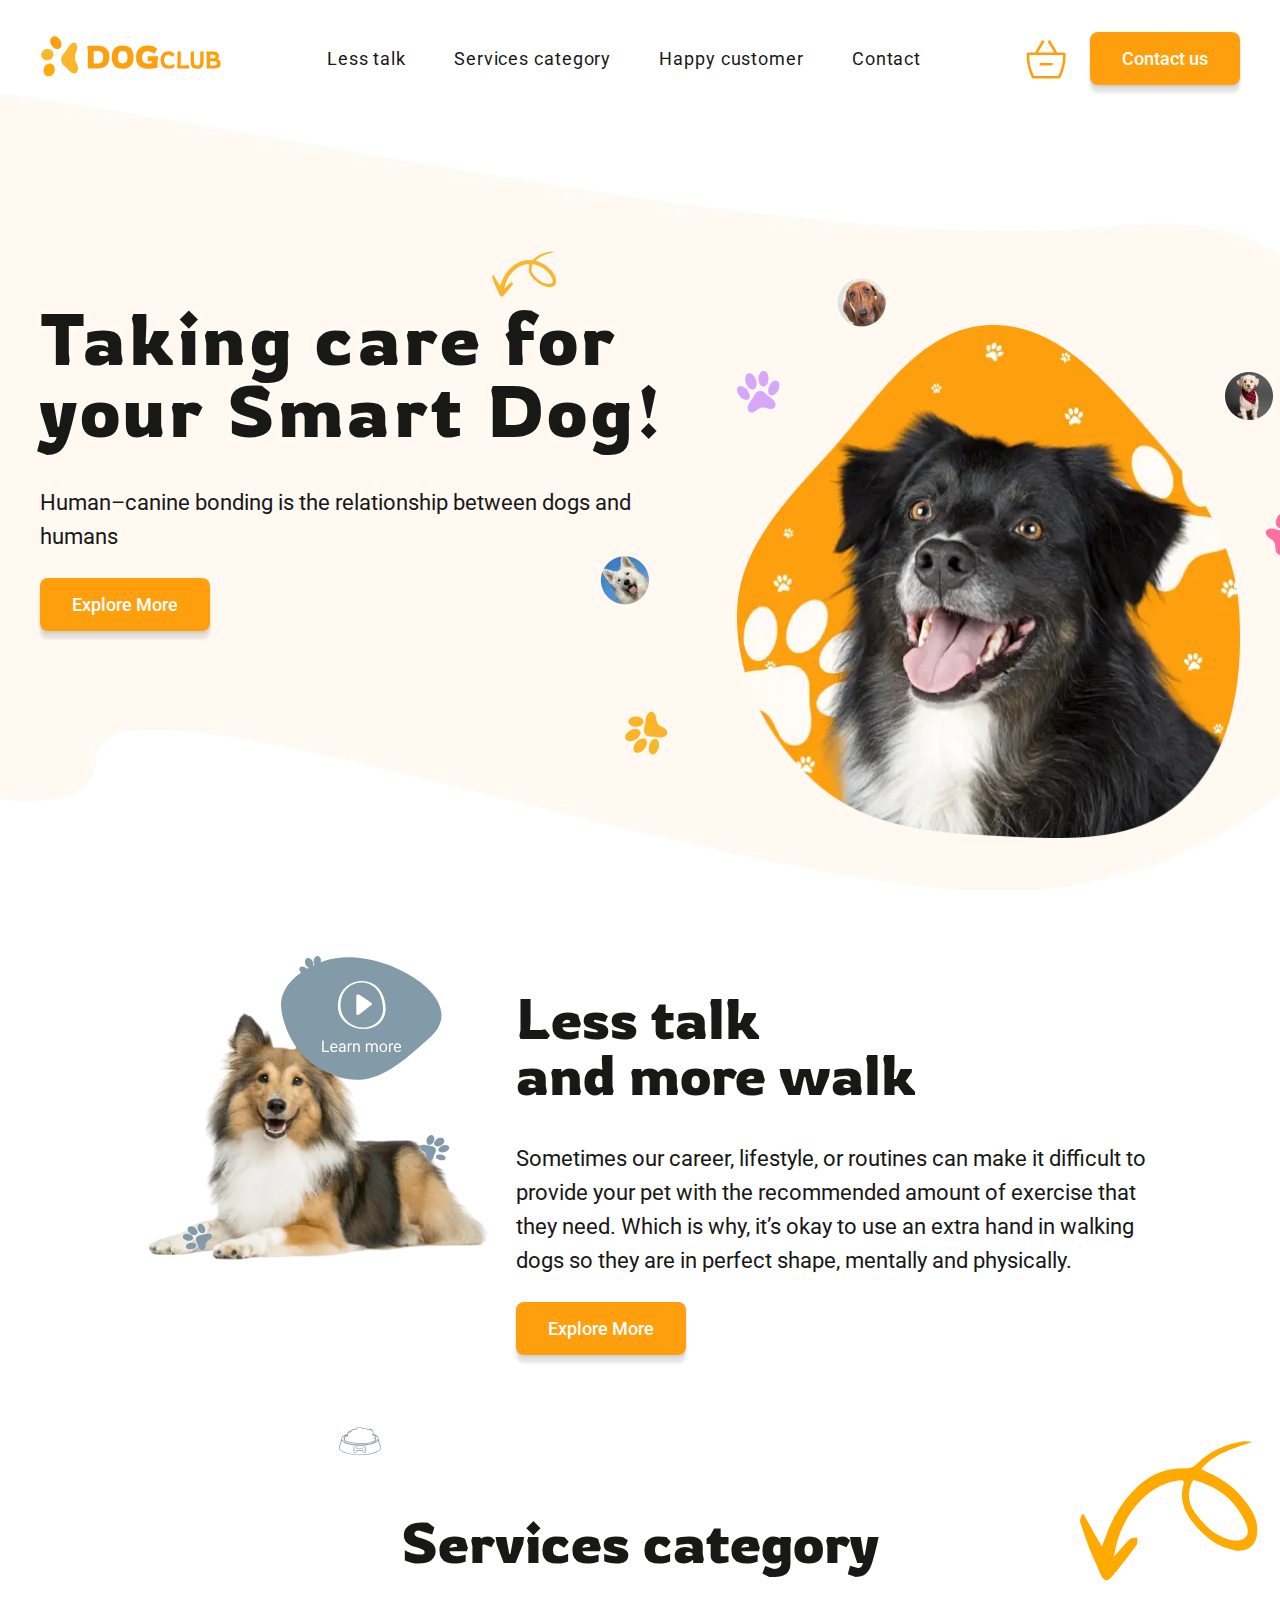
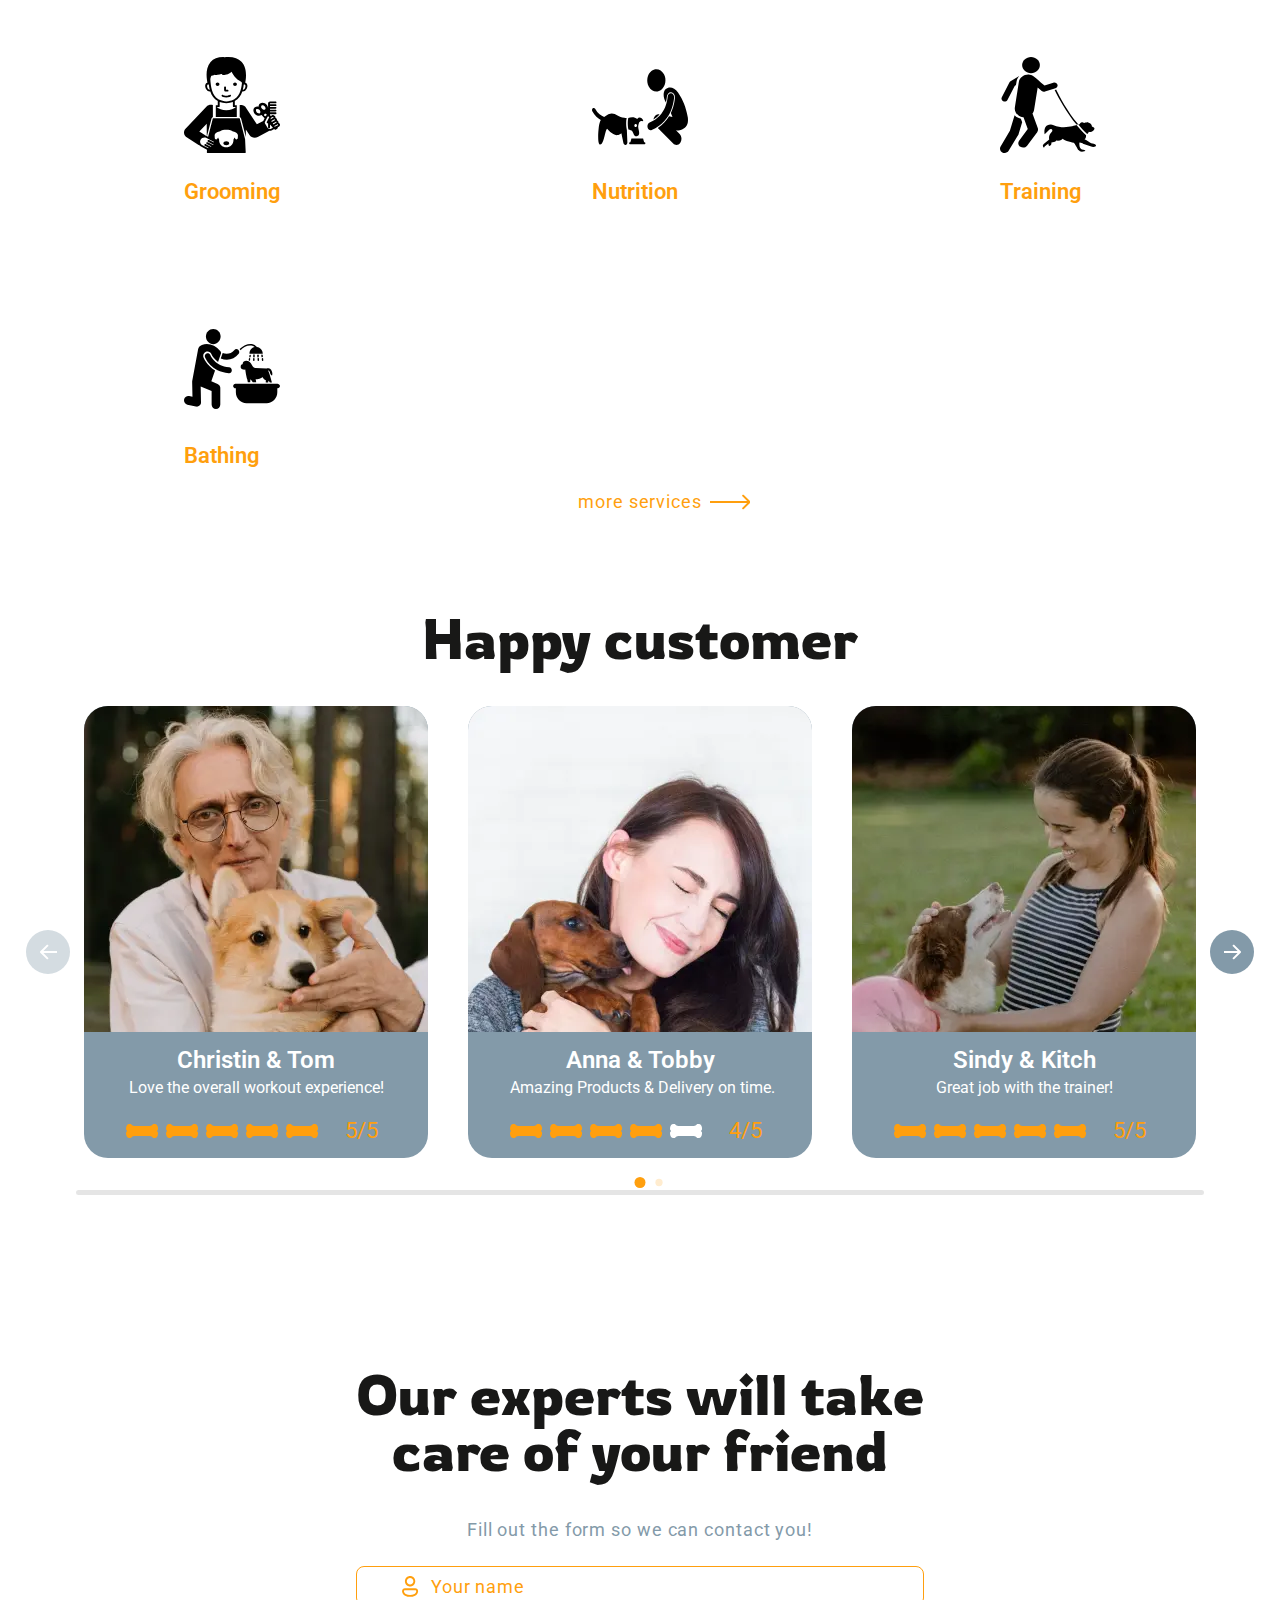
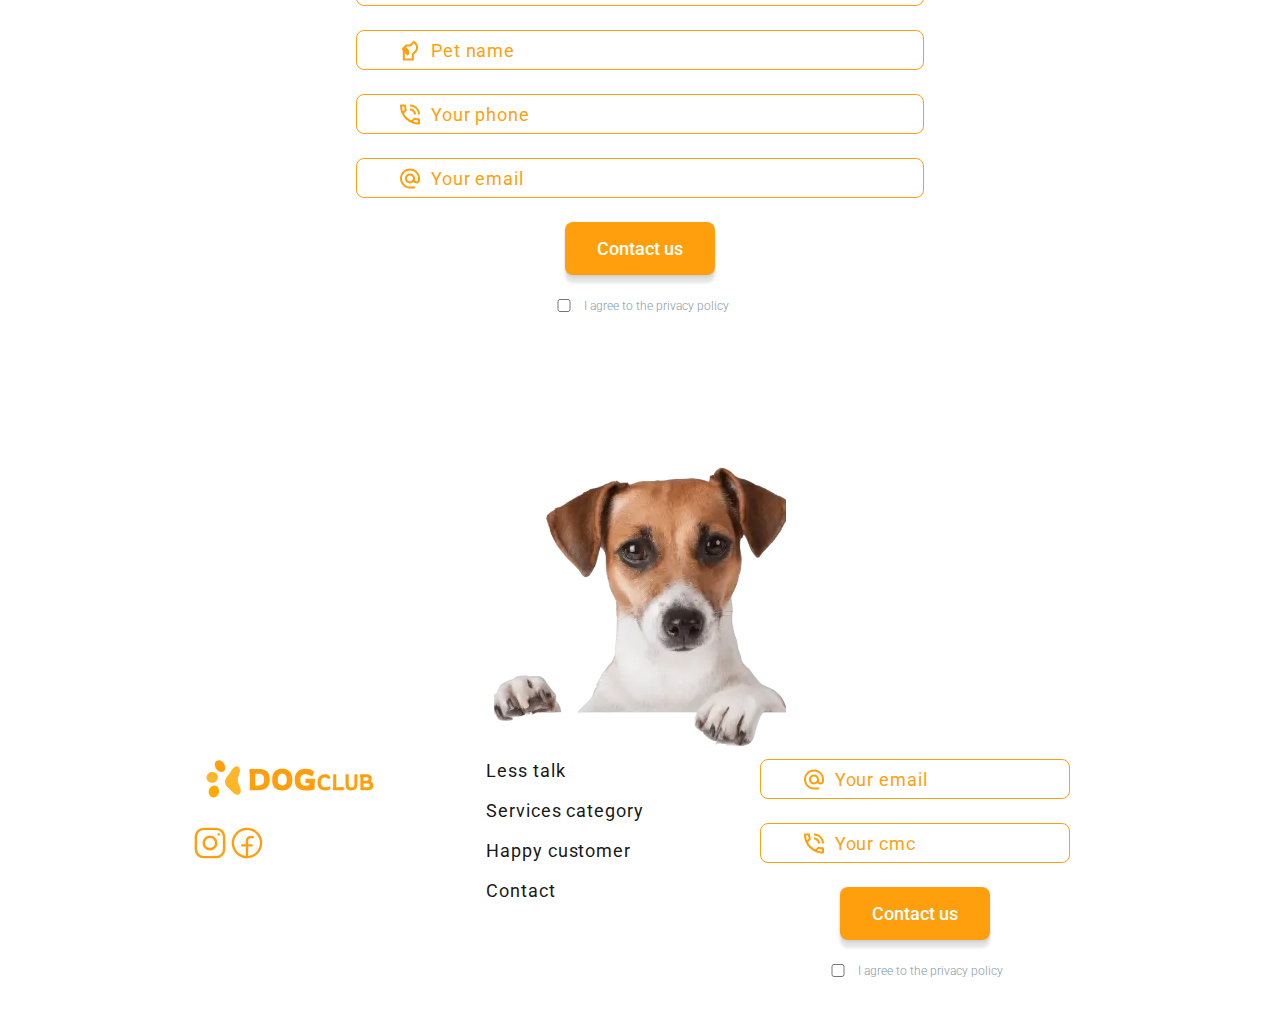
<file: index.html>
<!doctype html><html lang="en"><head><meta charset="UTF-8"><meta http-equiv="X-UA-Compatible" content="IE=edge"><meta name="viewport" content="width=device-width,initial-scale=1"><link rel="shortcut icon" href="favicon.ico" type="image/x-icon"><link rel="stylesheet" href="css/style.min.css?_v=20240102033327"><title>DogClub</title></head><body><div class="wrapper"><header class="header header__container"><a href="index.html" class="header__logo"><svg class="logo" width="182" height="43"><use href="images/icons/icons.svg#icon-logo"></use></svg></a><nav class="menu header__menu"><ul class="menu__list"><li class="menu__item"><a href="index.html#walk" class="menu__link">Less talk</a></li><li class="menu__item"><a href="#" class="menu__link" onclick="redirectToProducts()">Services category</a></li><li class="menu__item"><a href="index.html#customer" class="menu__link">Happy customer</a></li><li class="menu__item"><a href="index.html#contact" class="menu__link">Contact</a></li></ul></nav><div class="header__buttons"><button class="bsacket-button"><svg class="basket"><use href="images/icons/icons.svg#icon-basket"></use></svg></button> <button class="button contact menu"><span>Contact us</span></button><div class="burger"><button class="menu__active"><svg class="burger-icon" width="24" height="24"><use href="images/icons/icons.svg#icon-burger"></use></svg></button><nav class="burger__menu"><a href="#" class="burger__logo"><svg class="logo" width="100" height="24"><use href="images/icons/icons.svg#icon-logo"></use></svg> </a><button class="close"><svg class="btn__close"><use href="images/icons/icons.svg#icon-close"></use></svg></button><ul class="burger__list"><li class="burgeru__item"><a href="index.html#walk" class="menu__link">Less talk</a></li><li class="burger__item"><a href="#" class="menu__link" onclick="redirectToProducts()">Services category</a></li><li class="burger__item"><a href="index.html#customer" class="menu__link">Happy customer</a></li><li class="burger__item"><a href="index.html#contact" class="menu__link">Contact</a></li></ul><div class="burger__socila"><a href="#"><svg class="social__link" width="32" height="32"><use href="images/icons/icons.svg#icon-instagram"></use></svg> </a><a href="#"><svg class="social__link" width="32" height="32"><use href="images/icons/icons.svg#icon-facebook"></use></svg></a></div></nav></div></div></header><main class="dog-club"><section class="hero"><div class="row hero__container"><div class="hero__info"><div class="block hero-block"><h1 class="block__title hero-title">Taking care for your Smart Dog!</h1><p class="block__text">Human–canine bonding is the relationship between dogs and humans</p><button class="button block__button hero__button"><span>Explore More</span></button></div></div><div class="hero__pet"><div class="hero__pet-bg"></div><picture><source srcset="images/hero/dog.webp" type="image/webp"><img src="images/hero/dog.png" alt="pet"></picture></div></div></section><section class="walk" id="walk"><div class="row walk__container"><div class="walk__block-pet"><picture><source srcset="images/walk/dog.webp" type="image/webp"><img src="images/walk/dog.png" alt="walk-pet"></picture><a href="#" class="walk__button-play"><svg class="play"><use href="images/icons/icons.svg#icon-video"></use></svg> </a><svg class="paw-top"><use href="images/icons/icons.svg#icon-walk-t"></use></svg> <svg class="paw-left"><use href="images/icons/icons.svg#icon-walk-l"></use></svg> <svg class="paw-right"><use href="images/icons/icons.svg#icon-walk-r"></use></svg> <svg class="food"><use href="images/icons/icons.svg#icon-food"></use></svg></div><div class="block walk__block-info"><a href="#" class="walk__button-play_small"><svg class="play-small"><use href="images/icons/icons.svg#icon-video"></use></svg> </a><svg class="arrow-this" width="48" height="39"><use href="images/icons/icons.svg#icon-arrow-this"></use></svg><h2 class="block__title walk-title">Less talk<br>and more walk</h2><p class="block__text">Sometimes our career, lifestyle, or routines can make it difficult to provide your pet with the recommended amount of exercise that they need. Which is why, it’s okay to use an extra hand in walking dogs so they are in perfect shape, mentally and physically.</p><button class="button block__button walk-button"><span>Explore More</span></button></div></div></section><section class="services"><div class="services__container"><svg class="services__arrow" width="192" height="144"><use href="images/icons/icons.svg#icon-arrow-this"></use></svg><h2 class="block__title services__title">Services category</h2><ul class="services__list"><li class="services__list-item grooming"><svg class="icon" width="96" height="96"><use href="images/icons/icons.svg#icon-grooming"></use></svg><p class="services__list-item_name">Grooming</p></li><li class="services__list-item nutrition"><svg class="icon" width="96" height="96"><use href="images/icons/icons.svg#icon-nutrition"></use></svg><p class="services__list-item_name">Nutrition</p></li><li class="services__list-item training"><svg class="icon" width="96" height="96"><use href="images/icons/icons.svg#icon-training"></use></svg><p class="services__list-item_name">Training</p></li><li class="services__list-item bathing"><svg class="icon" width="96" height="96"><use href="images/icons/icons.svg#icon-bathing"></use></svg><p class="services__list-item_name">Bathing</p></li><li class="services__list-item"><a href="#" class="services__list-item_link">more services</a></li></ul></div></section><section class="customer" id="customer"><h2 class="block__title customer__title">Happy customer</h2><div class="customer__container"><div class="image-slider swiper"><div class="image-slider__wrapper swiper-wrapper"><div data-hash="Slide-1" class="image-slider__slide swiper-slide"><div class="card__customer"><div class="card__customer-img"><picture><source srcset="images/customer/christin.webp" type="image/webp"><img src="images/customer/christin.png" alt="christin"></picture></div><div class="card__customer-content"><h3 class="card__customer-content__title">Christin & Tom</h3><p class="card__customer-content__text">Love the overall workout experience!</p><div class="card__customer-bone"><ul class="card__customer-bone_list"><li class="card__customer-bone_item"><svg class="bone-img" width="32" height="14"><use href="images/icons/icons.svg#icon-bone"></use></svg></li><li class="card__customer-bone_item"><svg class="bone-img" width="32" height="14"><use href="images/icons/icons.svg#icon-bone"></use></svg></li><li class="card__customer-bone_item"><svg class="bone-img" width="32" height="14"><use href="images/icons/icons.svg#icon-bone"></use></svg></li><li class="card__customer-bone_item"><svg class="bone-img" width="32" height="14"><use href="images/icons/icons.svg#icon-bone"></use></svg></li><li class="card__customer-bone_item"><svg class="bone-img" width="32" height="14"><use href="images/icons/icons.svg#icon-bone"></use></svg></li></ul><span class="card__customer-bone_num">5/5</span></div></div></div></div><div data-hash="Slide-2" class="image-slider__slide swiper-slide"><div class="card__customer"><div class="card__customer-img"><picture><source srcset="images/customer/anna.webp" type="image/webp"><img src="images/customer/anna.png" alt="anna"></picture></div><div class="card__customer-content"><h3 class="card__customer-content__title">Anna & Tobby</h3><p class="card__customer-content__text">Amazing Products & Delivery on time.</p><div class="card__customer-bone"><ul class="card__customer-bone_list"><li class="card__customer-bone_item"><svg class="bone-img" width="32" height="14"><use href="images/icons/icons.svg#icon-bone"></use></svg></li><li class="card__customer-bone_item"><svg class="bone-img" width="32" height="14"><use href="images/icons/icons.svg#icon-bone"></use></svg></li><li class="card__customer-bone_item"><svg class="bone-img" width="32" height="14"><use href="images/icons/icons.svg#icon-bone"></use></svg></li><li class="card__customer-bone_item"><svg class="bone-img" width="32" height="14"><use href="images/icons/icons.svg#icon-bone"></use></svg></li><li class="card__customer-bone_item"><svg class="bone-img bone_white" width="32" height="14"><use href="images/icons/icons.svg#icon-bone"></use></svg></li></ul><span class="card__customer-bone_num">4/5</span></div></div></div></div><div data-hash="Slide-3" class="image-slider__slide swiper-slide"><div class="card__customer"><div class="card__customer-img"><picture><source srcset="images/customer/sindy.webp" type="image/webp"><img src="images/customer/sindy.png" alt="Sindy"></picture></div><div class="card__customer-content"><h3 class="card__customer-content__title">Sindy & Kitch</h3><p class="card__customer-content__text">Great job with the trainer!</p><div class="card__customer-bone"><ul class="card__customer-bone_list"><li class="card__customer-bone_item"><svg class="bone-img" width="32" height="14"><use href="images/icons/icons.svg#icon-bone"></use></svg></li><li class="card__customer-bone_item"><svg class="bone-img" width="32" height="14"><use href="images/icons/icons.svg#icon-bone"></use></svg></li><li class="card__customer-bone_item"><svg class="bone-img" width="32" height="14"><use href="images/icons/icons.svg#icon-bone"></use></svg></li><li class="card__customer-bone_item"><svg class="bone-img" width="32" height="14"><use href="images/icons/icons.svg#icon-bone"></use></svg></li><li class="card__customer-bone_item"><svg class="bone-img" width="32" height="14"><use href="images/icons/icons.svg#icon-bone"></use></svg></li></ul><span class="card__customer-bone_num">5/5</span></div></div></div></div><div data-hash="Slide-3" class="image-slider__slide swiper-slide"><div class="card__customer"><div class="card__customer-img"><picture><source srcset="images/customer/sindy.webp" type="image/webp"><img src="images/customer/sindy.png" alt="Sindy"></picture></div><div class="card__customer-content"><h3 class="card__customer-content__title">Sindy & Kitch</h3><p class="card__customer-content__text">Great job with the trainer!</p><div class="card__customer-bone"><ul class="card__customer-bone_list"><li class="card__customer-bone_item"><svg class="bone-img" width="32" height="14"><use href="images/icons/icons.svg#icon-bone"></use></svg></li><li class="card__customer-bone_item"><svg class="bone-img" width="32" height="14"><use href="images/icons/icons.svg#icon-bone"></use></svg></li><li class="card__customer-bone_item"><svg class="bone-img" width="32" height="14"><use href="images/icons/icons.svg#icon-bone"></use></svg></li><li class="card__customer-bone_item"><svg class="bone-img" width="32" height="14"><use href="images/icons/icons.svg#icon-bone"></use></svg></li><li class="card__customer-bone_item"><svg class="bone-img" width="32" height="14"><use href="images/icons/icons.svg#icon-bone"></use></svg></li></ul><span class="card__customer-bone_num">5/5</span></div></div></div></div></div><div class="swiper-pagination"></div><div class="swiper-scrollbar"></div></div><div class="swiper-button-next"></div><div class="swiper-button-prev"></div></div></section><section class="page-form" id="contact"><div class="page-form__container"><div class="modal__title"><h2 class="block__title">Our experts will take care of your friend</h2><p class="block__text modal__text">Fill out the form so we can contact you!</p></div><form class="center col form"><div class="label-block"><label class="label label-block__name" for="name">Your name</label> <input required placeholder="Your name" class="input__name" type="text" name="name"></div><div class="label-block"><label class="label label-block__pet" for="pet">Pet name</label> <input required placeholder="Pet name" class="input__pet" type="text" name="pet"></div><div class="label-block"><label class="label label-block__tel" for="tel">Your phone</label> <input required placeholder="Your phone" class="input__tel" type="tel" name="tel"></div><div class="label-block"><label class="label label-block__email" for="mail">Your email</label> <input required placeholder="Your email" class="input__email" type="mail" name="mail"></div><div class="button-form"><button type="submit" class="button block__button"><span>Contact us</span></button></div><div class="private-policy"><input required class="private-policy__checkbox" type="checkbox" name="policy" id="policy"> <label class="private-policy__link" for="policy"><a href="#">I agree to the privacy policy</a></label></div></form></div></section></main><footer class="footer"><div class="row footer__container"><div class="row"><div class="footer-logo-social"><a href="index.html" class="footer-logo"><svg class="logo"><use href="images/icons/icons.svg#icon-logo"></use></svg></a><div class="social footer-social"><a href="#"><svg class="social__link footer-social__link" width="32" height="32"><use href="images/icons/icons.svg#icon-instagram"></use></svg> </a><a href="#"><svg class="social__link footer-social__link" width="32" height="32"><use href="images/icons/icons.svg#icon-facebook"></use></svg></a></div></div><nav class="footer-nav"><ul class="burger__list footer-nav__list"><li class="footer-nav__item burgeru__item"><a href="index.html#walk" class="menu__link">Less talk</a></li><li class="burger__item footer-nav__item"><a href="#" class="menu__link" onclick="redirectToProducts()">Services category</a></li><li class="burger__item footer-nav__item"><a href="index.html#customer" class="menu__link">Happy customer</a></li><li class="burger__item footer-nav__item"><a href="index.html#contact" class="menu__link">Contact</a></li></ul></nav><div class="social social_footer"><a href="#"><svg class="social__link footer-social__link" width="32" height="32"><use href="images/icons/icons.svg#icon-instagram"></use></svg> </a><a href="#"><svg class="social__link footer-social__link" width="32" height="32"><use href="images/icons/icons.svg#icon-facebook"></use></svg></a></div><div class="footer-contacts"><form class="center col form"><div class="label-block"><label class="label label-block__email footer-email" for="mail">Your email</label> <input required placeholder="Your email" class="input__email" type="mail" name="mail"></div><div class="label-block"><label class="label footer-cmc label-block__cmc" for="cmc">Your cmc</label> <input required placeholder="Your cmc" class="input__cmc" type="text" name="cmc"></div><div class="button-form"><button type="submit" class="button block__button"><span>Contact us</span></button></div><div class="private-policy"><input class="private-policy__checkbox" type="checkbox" name="policy" id="policy"> <label class="private-policy__link" for="policy"><a href="#">I agree to the privacy policy</a></label></div></form></div></div><div class="footer-img"><picture><source srcset="images/footer/footer-dog.webp" type="image/webp"><img src="images/footer/footer-dog.png" alt="footer-dog"></picture></div></div></footer><div class="is-hidden modal_overlay-bg"><div class="modal"><svg class="modal__img-top_left" width="97" height="97"><use href="images/icons/icons.svg#icon-t-l"></use></svg> <svg class="modal__img-top_right" width="97" height="97"><use href="images/icons/icons.svg#icon-t-r"></use></svg> <svg class="modal__img-down_left" width="97" height="97"><use href="images/icons/icons.svg#icon-d-l"></use></svg> <svg class="modal__img-down_right" width="97" height="97"><use href="images/icons/icons.svg#icon-d-r"></use></svg> <button class="modal__close"><svg width="32" height="32"><use href="images/icons/icons.svg#icon-close"></use></svg></button><div class="modal__title"><h2 class="block__title">Our experts will take care of your friend</h2><p class="block__text modal__text">Fill out the form so we can contact you!</p></div><form class="center col form"><div class="label-block"><label class="label label-block__name" for="name">Your name</label> <input required placeholder="Your name" class="input__name" type="text" name="name"></div><div class="label-block"><label class="label label-block__pet" for="pet">Pet name</label> <input required placeholder="Pet name" class="input__pet" type="text" name="pet"></div><div class="label-block"><label class="label label-block__tel" for="tel">Your phone</label> <input required placeholder="Your phone" class="input__tel" type="tel" name="tel"></div><div class="label-block"><label class="label label-block__email" for="mail">Your email</label> <input required placeholder="Your email" class="input__email" type="mail" name="mail"></div><div class="button-form"><button type="submit" class="button block__button"><span>Explore More</span></button></div><div class="private-policy"><input required class="private-policy__checkbox" type="checkbox" name="policy" id="policy"> <label class="private-policy__link" for="policy"><a href="#">I agree to the privacy policy</a></label></div></form></div></div></div><script>const redirectToProducts = function () {
    window.location.href = 'products.html';
  };</script><script>const sortCards = (criteria) => {
  const cardsContainer = document.querySelector(
    '.services-category__products-list'
  );
  const cards = Array.from(
    cardsContainer.querySelectorAll('.services-category__products-item')
  );

  cards.sort((a, b) => {
    const aValue = getSortingValue(a, criteria);
    const bValue = getSortingValue(b, criteria);

    return aValue.localeCompare(bValue);
  });

  cards.forEach((card) => cardsContainer.appendChild(card));
};

const getSortingValue = (card, criteria) => {
  switch (criteria) {
    case 'code':
      return card.querySelector('.info__vendore-code').textContent.trim();
    case 'price':
      return card.querySelector('.info__order-discount').textContent.trim();
    case 'name':
      return card.querySelector('.info__text.card-name').textContent.trim();
    // Добавьте другие критерии сортировки по необходимости
    default:
      return '';
  }
};</script><script src="js/app.min.js?_v=20240102033327"></script></body></html>
</file>
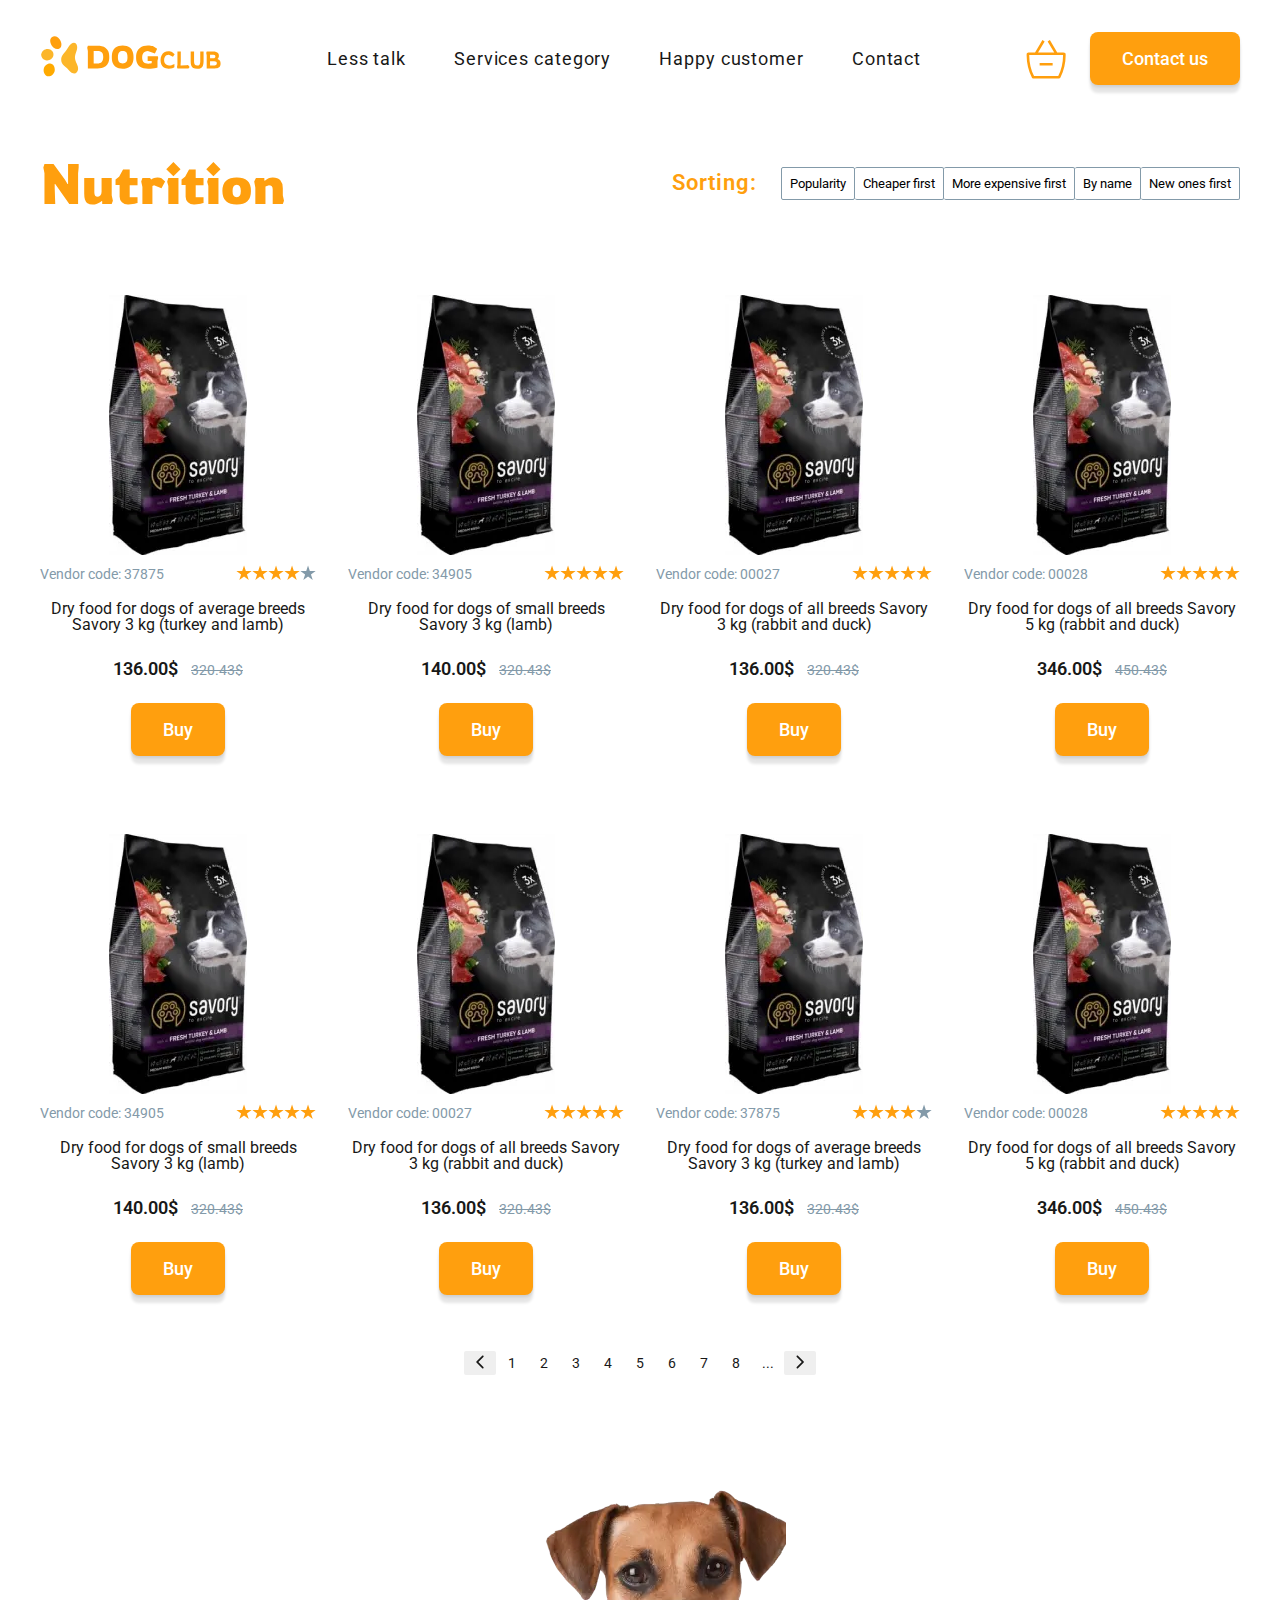
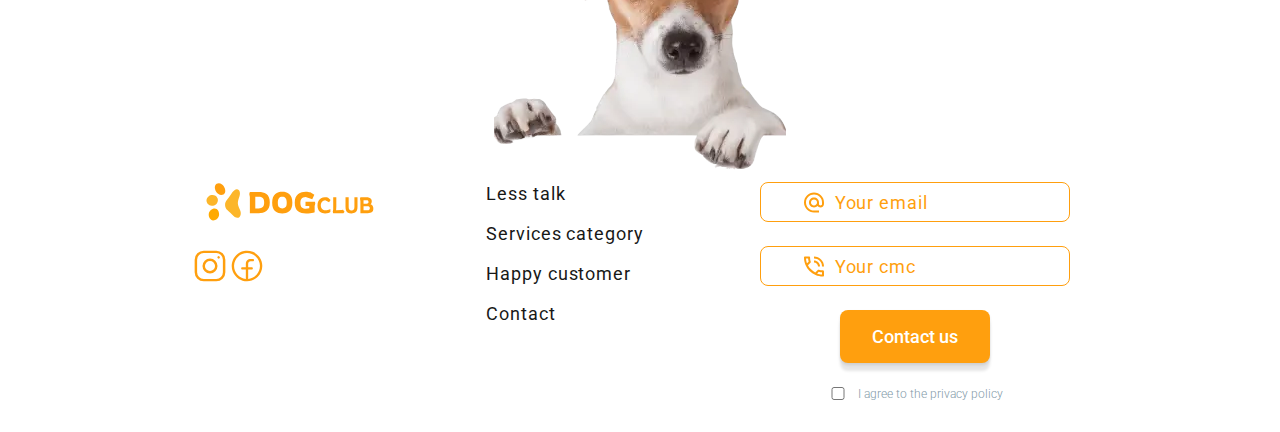
<file: products.html>
<!doctype html><html lang="en"><head><meta charset="UTF-8"><meta http-equiv="X-UA-Compatible" content="IE=edge"><meta name="viewport" content="width=device-width,initial-scale=1"><link rel="shortcut icon" href="favicon.ico" type="image/x-icon"><link rel="stylesheet" href="css/style.min.css?_v=20240102033327"><title>DogClub</title></head><body><div class="wrapper"><header class="header header__container"><a href="index.html" class="header__logo"><svg class="logo" width="182" height="43"><use href="images/icons/icons.svg#icon-logo"></use></svg></a><nav class="menu header__menu"><ul class="menu__list"><li class="menu__item"><a href="index.html#walk" class="menu__link">Less talk</a></li><li class="menu__item"><a href="#" class="menu__link" onclick="redirectToProducts()">Services category</a></li><li class="menu__item"><a href="index.html#customer" class="menu__link">Happy customer</a></li><li class="menu__item"><a href="index.html#contact" class="menu__link">Contact</a></li></ul></nav><div class="header__buttons"><button class="bsacket-button"><svg class="basket"><use href="images/icons/icons.svg#icon-basket"></use></svg></button> <button class="button contact menu"><span>Contact us</span></button><div class="burger"><button class="menu__active"><svg class="burger-icon" width="24" height="24"><use href="images/icons/icons.svg#icon-burger"></use></svg></button><nav class="burger__menu"><a href="#" class="burger__logo"><svg class="logo" width="100" height="24"><use href="images/icons/icons.svg#icon-logo"></use></svg> </a><button class="close"><svg class="btn__close"><use href="images/icons/icons.svg#icon-close"></use></svg></button><ul class="burger__list"><li class="burgeru__item"><a href="index.html#walk" class="menu__link">Less talk</a></li><li class="burger__item"><a href="#" class="menu__link" onclick="redirectToProducts()">Services category</a></li><li class="burger__item"><a href="index.html#customer" class="menu__link">Happy customer</a></li><li class="burger__item"><a href="index.html#contact" class="menu__link">Contact</a></li></ul><div class="burger__socila"><a href="#"><svg class="social__link" width="32" height="32"><use href="images/icons/icons.svg#icon-instagram"></use></svg> </a><a href="#"><svg class="social__link" width="32" height="32"><use href="images/icons/icons.svg#icon-facebook"></use></svg></a></div></nav></div></div></header><main class="dog-club"><section class="services-category"><div class="services-category__container"><div class="services-category__sorting"><h2 class="services-category__sorting-title">Nutrition</h2><div class="mobile-sorting"><div class="mobile-sorting__select select-custom"><div class="select-custom__default-value">Popularity</div><ul class="select-custom__list"><p class="services-category__sorting-text">Sorting:</p><li class="services-category__sorting-item select-custom__item" data-criteria="popularity" onclick="sortCards('code');"><span>Popularity</span> <svg class="mob-select_arr"><use href="images/icons/icons.svg#icon-arrow-r"></use></svg></li><li class="services-category__sorting-item select-custom__item" data-criteria="cheaper" onclick="sortCards('cheaper');"><span>Cheaper first</span> <svg class="mob-select_arr"><use href="images/icons/icons.svg#icon-arrow-r"></use></svg></li><li class="services-category__sorting-item select-custom__item" data-criteria="expensive" onclick="sortCards('price');"><span>More expensive first</span> <svg class="mob-select_arr"><use href="images/icons/icons.svg#icon-arrow-r"></use></svg></li><li class="services-category__sorting-item select-custom__item" data-criteria="name" onclick="sortCards('name');"><span>By name</span> <svg class="mob-select_arr"><use href="images/icons/icons.svg#icon-arrow-r"></use></svg></li><li class="services-category__sorting-item select-custom__item" data-criteria="new" onclick="sortCards('new');"><span>New ones first</span> <svg class="mob-select_arr"><use href="images/icons/icons.svg#icon-arrow-r"></use></svg></li></ul></div></div><div class="services-category__sorting-category"><p class="services-category__sorting-text">Sorting:</p><ul class="services-category__sorting-list"><li class="services-category__sorting-item" data-criteria="popularity"><button onclick="sortCards('code');">Popularity</button></li><li class="services-category__sorting-item" data-criteria="cheaper"><button onclick="sortCards('cheaper');">Cheaper first</button></li><li class="services-category__sorting-item" data-criteria="expensive"><button onclick="sortCards('price');">More expensive first</button></li><li class="services-category__sorting-item" data-criteria="name"><button onclick="sortCards('name');">By name</button></li><li class="services-category__sorting-item" data-criteria="new"><button onclick="sortCards('new');">New ones first</button></li></ul></div></div><div class="services-category__products"><ul class="services-category__products-list"><li class="services-category__products-item"><div class="card-product"><div class="card-product__img"><picture><source srcset="images/product/average.webp" type="image/webp"><img src="images/product/average.png" alt="average"></picture></div><div class="card-product__info info"><div class="info__vendore"><span class="info__vendore-code vendore-code" name="code">Vendor code: 37875</span><ul class="vendore-code__list"><li class="vendore-code__list-item"><svg class="star" width="16" height="16"><use href="images/icons/icons.svg#icon-star"></use></svg></li><li class="vendore-code__list-item"><svg class="star" width="16" height="16"><use href="images/icons/icons.svg#icon-star"></use></svg></li><li class="vendore-code__list-item"><svg class="star" width="16" height="16"><use href="images/icons/icons.svg#icon-star"></use></svg></li><li class="vendore-code__list-item"><svg class="star" width="16" height="16"><use href="images/icons/icons.svg#icon-star"></use></svg></li><li class="vendore-code__list-item"><svg class="star grey" width="16" height="16"><use href="images/icons/icons.svg#icon-star"></use></svg></li></ul></div><div class="card-name info__text" name="card-name"><p>Dry food for dogs of average breeds Savory 3 kg (turkey and lamb)</p></div><div class="info__order"><span class="info__order-discount" name="price">136.00$</span> <span class="info__order-order">320.43$</span></div></div><div class="card-product__button"><button class="button" type="button" name="buy"><span>Buy</span></button></div></div></li><li class="services-category__products-item"><div class="card-product"><div class="card-product__img"><picture><source srcset="images/product/average.webp" type="image/webp"><img src="images/product/average.png" alt="average"></picture></div><div class="card-product__info info"><div class="info__vendore"><span class="info__vendore-code vendore-code" name="code">Vendor code: 34905</span><ul class="vendore-code__list"><li class="vendore-code__list-item"><svg class="star" width="16" height="16"><use href="images/icons/icons.svg#icon-star"></use></svg></li><li class="vendore-code__list-item"><svg class="star" width="16" height="16"><use href="images/icons/icons.svg#icon-star"></use></svg></li><li class="vendore-code__list-item"><svg class="star" width="16" height="16"><use href="images/icons/icons.svg#icon-star"></use></svg></li><li class="vendore-code__list-item"><svg class="star" width="16" height="16"><use href="images/icons/icons.svg#icon-star"></use></svg></li><li class="vendore-code__list-item"><svg class="star" width="16" height="16"><use href="images/icons/icons.svg#icon-star"></use></svg></li></ul></div><div class="card-name info__text" name="card-name"><p>Dry food for dogs of small breeds Savory 3 kg (lamb)</p></div><div class="info__order"><span class="info__order-discount" name="price">140.00$</span> <span class="info__order-order">320.43$</span></div></div><div class="card-product__button"><button class="button" type="button" name="buy"><span>Buy</span></button></div></div></li><li class="services-category__products-item"><div class="card-product"><div class="card-product__img"><picture><source srcset="images/product/average.webp" type="image/webp"><img src="images/product/average.png" alt="average"></picture></div><div class="card-product__info info"><div class="info__vendore"><span class="info__vendore-code vendore-code" name="code">Vendor code: 00027</span><ul class="vendore-code__list"><li class="vendore-code__list-item"><svg class="star" width="16" height="16"><use href="images/icons/icons.svg#icon-star"></use></svg></li><li class="vendore-code__list-item"><svg class="star" width="16" height="16"><use href="images/icons/icons.svg#icon-star"></use></svg></li><li class="vendore-code__list-item"><svg class="star" width="16" height="16"><use href="images/icons/icons.svg#icon-star"></use></svg></li><li class="vendore-code__list-item"><svg class="star" width="16" height="16"><use href="images/icons/icons.svg#icon-star"></use></svg></li><li class="vendore-code__list-item"><svg class="star" width="16" height="16"><use href="images/icons/icons.svg#icon-star"></use></svg></li></ul></div><div class="card-name info__text" name="card-name"><p>Dry food for dogs of all breeds Savory 3 kg (rabbit and duck)</p></div><div class="info__order"><span class="info__order-discount" name="price">136.00$</span> <span class="info__order-order">320.43$</span></div></div><div class="card-product__button"><button class="button" type="button" name="buy"><span>Buy</span></button></div></div></li><li class="services-category__products-item"><div class="card-product"><div class="card-product__img"><picture><source srcset="images/product/average.webp" type="image/webp"><img src="images/product/average.png" alt="average"></picture></div><div class="card-product__info info"><div class="info__vendore"><span class="info__vendore-code vendore-code" name="code">Vendor code: 00028</span><ul class="vendore-code__list"><li class="vendore-code__list-item"><svg class="star" width="16" height="16"><use href="images/icons/icons.svg#icon-star"></use></svg></li><li class="vendore-code__list-item"><svg class="star" width="16" height="16"><use href="images/icons/icons.svg#icon-star"></use></svg></li><li class="vendore-code__list-item"><svg class="star" width="16" height="16"><use href="images/icons/icons.svg#icon-star"></use></svg></li><li class="vendore-code__list-item"><svg class="star" width="16" height="16"><use href="images/icons/icons.svg#icon-star"></use></svg></li><li class="vendore-code__list-item"><svg class="star" width="16" height="16"><use href="images/icons/icons.svg#icon-star"></use></svg></li></ul></div><div class="card-name info__text" name="card-name"><p>Dry food for dogs of all breeds Savory 5 kg (rabbit and duck)</p></div><div class="info__order"><span class="info__order-discount" name="price">346.00$</span> <span class="info__order-order">450.43$</span></div></div><div class="card-product__button"><button class="button" type="button" name="buy"><span>Buy</span></button></div></div></li><li class="services-category__products-item"><div class="card-product"><div class="card-product__img"><picture><source srcset="images/product/average.webp" type="image/webp"><img src="images/product/average.png" alt="average"></picture></div><div class="card-product__info info"><div class="info__vendore"><span class="info__vendore-code vendore-code" name="code">Vendor code: 34905</span><ul class="vendore-code__list"><li class="vendore-code__list-item"><svg class="star" width="16" height="16"><use href="images/icons/icons.svg#icon-star"></use></svg></li><li class="vendore-code__list-item"><svg class="star" width="16" height="16"><use href="images/icons/icons.svg#icon-star"></use></svg></li><li class="vendore-code__list-item"><svg class="star" width="16" height="16"><use href="images/icons/icons.svg#icon-star"></use></svg></li><li class="vendore-code__list-item"><svg class="star" width="16" height="16"><use href="images/icons/icons.svg#icon-star"></use></svg></li><li class="vendore-code__list-item"><svg class="star" width="16" height="16"><use href="images/icons/icons.svg#icon-star"></use></svg></li></ul></div><div class="card-name info__text" name="card-name"><p>Dry food for dogs of small breeds Savory 3 kg (lamb)</p></div><div class="info__order"><span class="info__order-discount" name="price">140.00$</span> <span class="info__order-order">320.43$</span></div></div><div class="card-product__button"><button class="button" type="button" name="buy"><span>Buy</span></button></div></div></li><li class="services-category__products-item"><div class="card-product"><div class="card-product__img"><picture><source srcset="images/product/average.webp" type="image/webp"><img src="images/product/average.png" alt="average"></picture></div><div class="card-product__info info"><div class="info__vendore"><span class="info__vendore-code vendore-code" name="code">Vendor code: 00027</span><ul class="vendore-code__list"><li class="vendore-code__list-item"><svg class="star" width="16" height="16"><use href="images/icons/icons.svg#icon-star"></use></svg></li><li class="vendore-code__list-item"><svg class="star" width="16" height="16"><use href="images/icons/icons.svg#icon-star"></use></svg></li><li class="vendore-code__list-item"><svg class="star" width="16" height="16"><use href="images/icons/icons.svg#icon-star"></use></svg></li><li class="vendore-code__list-item"><svg class="star" width="16" height="16"><use href="images/icons/icons.svg#icon-star"></use></svg></li><li class="vendore-code__list-item"><svg class="star" width="16" height="16"><use href="images/icons/icons.svg#icon-star"></use></svg></li></ul></div><div class="card-name info__text" name="card-name"><p>Dry food for dogs of all breeds Savory 3 kg (rabbit and duck)</p></div><div class="info__order"><span class="info__order-discount" name="price">136.00$</span> <span class="info__order-order">320.43$</span></div></div><div class="card-product__button"><button class="button" type="button" name="buy"><span>Buy</span></button></div></div></li><li class="services-category__products-item"><div class="card-product"><div class="card-product__img"><picture><source srcset="images/product/average.webp" type="image/webp"><img src="images/product/average.png" alt="average"></picture></div><div class="card-product__info info"><div class="info__vendore"><span class="info__vendore-code vendore-code" name="code">Vendor code: 37875</span><ul class="vendore-code__list"><li class="vendore-code__list-item"><svg class="star" width="16" height="16"><use href="images/icons/icons.svg#icon-star"></use></svg></li><li class="vendore-code__list-item"><svg class="star" width="16" height="16"><use href="images/icons/icons.svg#icon-star"></use></svg></li><li class="vendore-code__list-item"><svg class="star" width="16" height="16"><use href="images/icons/icons.svg#icon-star"></use></svg></li><li class="vendore-code__list-item"><svg class="star" width="16" height="16"><use href="images/icons/icons.svg#icon-star"></use></svg></li><li class="vendore-code__list-item"><svg class="star grey" width="16" height="16"><use href="images/icons/icons.svg#icon-star"></use></svg></li></ul></div><div class="card-name info__text" name="card-name"><p>Dry food for dogs of average breeds Savory 3 kg (turkey and lamb)</p></div><div class="info__order"><span class="info__order-discount" name="price">136.00$</span> <span class="info__order-order">320.43$</span></div></div><div class="card-product__button"><button class="button" type="button" name="buy"><span>Buy</span></button></div></div></li><li class="services-category__products-item"><div class="card-product"><div class="card-product__img"><picture><source srcset="images/product/average.webp" type="image/webp"><img src="images/product/average.png" alt="average"></picture></div><div class="card-product__info info"><div class="info__vendore"><span class="info__vendore-code vendore-code" name="code">Vendor code: 00028</span><ul class="vendore-code__list"><li class="vendore-code__list-item"><svg class="star" width="16" height="16"><use href="images/icons/icons.svg#icon-star"></use></svg></li><li class="vendore-code__list-item"><svg class="star" width="16" height="16"><use href="images/icons/icons.svg#icon-star"></use></svg></li><li class="vendore-code__list-item"><svg class="star" width="16" height="16"><use href="images/icons/icons.svg#icon-star"></use></svg></li><li class="vendore-code__list-item"><svg class="star" width="16" height="16"><use href="images/icons/icons.svg#icon-star"></use></svg></li><li class="vendore-code__list-item"><svg class="star" width="16" height="16"><use href="images/icons/icons.svg#icon-star"></use></svg></li></ul></div><div class="card-name info__text" name="card-name"><p>Dry food for dogs of all breeds Savory 5 kg (rabbit and duck)</p></div><div class="info__order"><span class="info__order-discount" name="price">346.00$</span> <span class="info__order-order">450.43$</span></div></div><div class="card-product__button"><button class="button" type="button" name="buy"><span>Buy</span></button></div></div></li></ul></div><div class="services-category__products-numbers"><button class="services-category__products-numbers_btn prev-btn"><svg class="numbers-btn__icon-arrow"><use href="images/icons/icons.svg#icon-arrow-l"></use></svg></button><ul class="services-category__products-numbers_list"><li class="services-category__products-numbers_item active-num"><a href="#">1</a></li><li class="services-category__products-numbers_item"><a href="#">2</a></li><li class="services-category__products-numbers_item"><a href="#">3</a></li><li class="services-category__products-numbers_item"><a href="#">4</a></li><li class="services-category__products-numbers_item"><a href="#">5</a></li><li class="services-category__products-numbers_item"><a href="#">6</a></li><li class="services-category__products-numbers_item"><a href="#">7</a></li><li class="services-category__products-numbers_item"><a href="#">8</a></li><li class="services-category__products-numbers_item"><a href="#">...</a></li></ul><button class="services-category__products-numbers_btn next-btn"><svg class="numbers-btn__icon-arrow"><use href="images/icons/icons.svg#icon-arrow-r"></use></svg></button></div></div></section></main></div><div class="mob_overlay-bg"></div><footer class="footer"><div class="row footer__container"><div class="row"><div class="footer-logo-social"><a href="index.html" class="footer-logo"><svg class="logo"><use href="images/icons/icons.svg#icon-logo"></use></svg></a><div class="social footer-social"><a href="#"><svg class="social__link footer-social__link" width="32" height="32"><use href="images/icons/icons.svg#icon-instagram"></use></svg> </a><a href="#"><svg class="social__link footer-social__link" width="32" height="32"><use href="images/icons/icons.svg#icon-facebook"></use></svg></a></div></div><nav class="footer-nav"><ul class="burger__list footer-nav__list"><li class="footer-nav__item burgeru__item"><a href="index.html#walk" class="menu__link">Less talk</a></li><li class="burger__item footer-nav__item"><a href="#" class="menu__link" onclick="redirectToProducts()">Services category</a></li><li class="burger__item footer-nav__item"><a href="index.html#customer" class="menu__link">Happy customer</a></li><li class="burger__item footer-nav__item"><a href="index.html#contact" class="menu__link">Contact</a></li></ul></nav><div class="social social_footer"><a href="#"><svg class="social__link footer-social__link" width="32" height="32"><use href="images/icons/icons.svg#icon-instagram"></use></svg> </a><a href="#"><svg class="social__link footer-social__link" width="32" height="32"><use href="images/icons/icons.svg#icon-facebook"></use></svg></a></div><div class="footer-contacts"><form class="center col form"><div class="label-block"><label class="label label-block__email footer-email" for="mail">Your email</label> <input required placeholder="Your email" class="input__email" type="mail" name="mail"></div><div class="label-block"><label class="label footer-cmc label-block__cmc" for="cmc">Your cmc</label> <input required placeholder="Your cmc" class="input__cmc" type="text" name="cmc"></div><div class="button-form"><button type="submit" class="button block__button"><span>Contact us</span></button></div><div class="private-policy"><input class="private-policy__checkbox" type="checkbox" name="policy" id="policy"> <label class="private-policy__link" for="policy"><a href="#">I agree to the privacy policy</a></label></div></form></div></div><div class="footer-img"><picture><source srcset="images/footer/footer-dog.webp" type="image/webp"><img src="images/footer/footer-dog.png" alt="footer-dog"></picture></div></div></footer><div class="is-hidden modal_overlay-bg"><div class="modal"><svg class="modal__img-top_left" width="97" height="97"><use href="images/icons/icons.svg#icon-t-l"></use></svg> <svg class="modal__img-top_right" width="97" height="97"><use href="images/icons/icons.svg#icon-t-r"></use></svg> <svg class="modal__img-down_left" width="97" height="97"><use href="images/icons/icons.svg#icon-d-l"></use></svg> <svg class="modal__img-down_right" width="97" height="97"><use href="images/icons/icons.svg#icon-d-r"></use></svg> <button class="modal__close"><svg width="32" height="32"><use href="images/icons/icons.svg#icon-close"></use></svg></button><div class="modal__title"><h2 class="block__title">Our experts will take care of your friend</h2><p class="block__text modal__text">Fill out the form so we can contact you!</p></div><form class="center col form"><div class="label-block"><label class="label label-block__name" for="name">Your name</label> <input required placeholder="Your name" class="input__name" type="text" name="name"></div><div class="label-block"><label class="label label-block__pet" for="pet">Pet name</label> <input required placeholder="Pet name" class="input__pet" type="text" name="pet"></div><div class="label-block"><label class="label label-block__tel" for="tel">Your phone</label> <input required placeholder="Your phone" class="input__tel" type="tel" name="tel"></div><div class="label-block"><label class="label label-block__email" for="mail">Your email</label> <input required placeholder="Your email" class="input__email" type="mail" name="mail"></div><div class="button-form"><button type="submit" class="button block__button"><span>Explore More</span></button></div><div class="private-policy"><input required class="private-policy__checkbox" type="checkbox" name="policy" id="policy"> <label class="private-policy__link" for="policy"><a href="#">I agree to the privacy policy</a></label></div></form></div></div><script>const redirectToProducts = function () {
    window.location.href = 'products.html';
  };</script><script>const sortCards = (criteria) => {
  const cardsContainer = document.querySelector(
    '.services-category__products-list'
  );
  const cards = Array.from(
    cardsContainer.querySelectorAll('.services-category__products-item')
  );

  cards.sort((a, b) => {
    const aValue = getSortingValue(a, criteria);
    const bValue = getSortingValue(b, criteria);

    return aValue.localeCompare(bValue);
  });

  cards.forEach((card) => cardsContainer.appendChild(card));
};

const getSortingValue = (card, criteria) => {
  switch (criteria) {
    case 'code':
      return card.querySelector('.info__vendore-code').textContent.trim();
    case 'price':
      return card.querySelector('.info__order-discount').textContent.trim();
    case 'name':
      return card.querySelector('.info__text.card-name').textContent.trim();
    // Добавьте другие критерии сортировки по необходимости
    default:
      return '';
  }
};</script><script src="js/app.min.js?_v=20240102033327"></script></body></html>
</file>
<file: css/style.min.css>
@charset "UTF-8";@import url('https://fonts.googleapis.com/css2?family=Roboto:wght@300; 400;500;700&family=Rowdies:wght@300;400;700&display=swap');@font-face{font-family:BestermindRegular;font-display:swap;src:url(../fonts/BestermindRegular.woff2) format("woff2"),url(../fonts/BestermindRegular.woff) format("woff");font-weight:400;font-style:normal}*{padding:0;margin:0;border:0;-webkit-box-sizing:border-box;box-sizing:border-box}:after,:before{-webkit-box-sizing:border-box;box-sizing:border-box}:active,:focus{outline:0}a:active,a:focus{outline:0}aside,footer,header,nav{display:block}html{scroll-behavior:smooth}body,html{width:100%;height:100%;font-size:16px;font-weight:400;line-height:1}button,input,textarea{font-family:inherit}input::-ms-clear{display:none}button,input[type=checkbox],input[type=radio]{cursor:pointer}button::-moz-focus-inner,input[type=checkbox]::-moz-focus-inner,input[type=radio]::-moz-focus-inner{padding:0;border:0}a{text-decoration:none}a:visited{text-decoration:none}a:hover{text-decoration:none}li,ul{list-style:none}img{display:block;vertical-align:top;max-width:100%;height:auto;-o-object-fit:cover;object-fit:cover}h1,h2,h3,h4,h5,h6{font-size:inherit;font-weight:400}sup{color:inherit}@font-face{font-family:swiper-icons;src:url("data:application/font-woff;charset=utf-8;base64, [base64]//wADZ2x5ZgAAAywAAADMAAAD2MHtryVoZWFkAAABbAAAADAAAAA2E2+eoWhoZWEAAAGcAAAAHwAAACQC9gDzaG10eAAAAigAAAAZAAAArgJkABFsb2NhAAAC0AAAAFoAAABaFQAUGG1heHAAAAG8AAAAHwAAACAAcABAbmFtZQAAA/gAAAE5AAACXvFdBwlwb3N0AAAFNAAAAGIAAACE5s74hXjaY2BkYGAAYpf5Hu/j+W2+MnAzMYDAzaX6QjD6/4//Bxj5GA8AuRwMYGkAPywL13jaY2BkYGA88P8Agx4j+/8fQDYfA1AEBWgDAIB2BOoAeNpjYGRgYNBh4GdgYgABEMnIABJzYNADCQAACWgAsQB42mNgYfzCOIGBlYGB0YcxjYGBwR1Kf2WQZGhhYGBiYGVmgAFGBiQQkOaawtDAoMBQxXjg/wEGPcYDDA4wNUA2CCgwsAAAO4EL6gAAeNpj2M0gyAACqxgGNWBkZ2D4/wMA+xkDdgAAAHjaY2BgYGaAYBkGRgYQiAHyGMF8FgYHIM3DwMHABGQrMOgyWDLEM1T9/w8UBfEMgLzE////P/5//f/V/xv+r4eaAAeMbAxwIUYmIMHEgKYAYjUcsDAwsLKxc3BycfPw8jEQA/[base64]/uznmfPFBNODM2K7MTQ45YEAZqGP81AmGGcF3iPqOop0r1SPTaTbVkfUe4HXj97wYE+yNwWYxwWu4v1ugWHgo3S1XdZEVqWM7ET0cfnLGxWfkgR42o2PvWrDMBSFj/IHLaF0zKjRgdiVMwScNRAoWUoH78Y2icB/yIY09An6AH2Bdu/UB+yxopYshQiEvnvu0dURgDt8QeC8PDw7Fpji3fEA4z/PEJ6YOB5hKh4dj3EvXhxPqH/SKUY3rJ7srZ4FZnh1PMAtPhwP6fl2PMJMPDgeQ4rY8YT6Gzao0eAEA409DuggmTnFnOcSCiEiLMgxCiTI6Cq5DZUd3Qmp10vO0LaLTd2cjN4fOumlc7lUYbSQcZFkutRG7g6JKZKy0RmdLY680CDnEJ+UMkpFFe1RN7nxdVpXrC4aTtnaurOnYercZg2YVmLN/d/gczfEimrE/fs/bOuq29Zmn8tloORaXgZgGa78yO9/cnXm2BpaGvq25Dv9S4E9+5SIc9PqupJKhYFSSl47+Qcr1mYNAAAAeNptw0cKwkAAAMDZJA8Q7OUJvkLsPfZ6zFVERPy8qHh2YER+3i/BP83vIBLLySsoKimrqKqpa2hp6+jq6RsYGhmbmJqZSy0sraxtbO3sHRydnEMU4uR6yx7JJXveP7WrDycAAAAAAAH//wACeNpjYGRgYOABYhkgZgJCZgZNBkYGLQZtIJsFLMYAAAw3ALgAeNolizEKgDAQBCchRbC2sFER0YD6qVQiBCv/H9ezGI6Z5XBAw8CBK/m5iQQVauVbXLnOrMZv2oLdKFa8Pjuru2hJzGabmOSLzNMzvutpB3N42mNgZGBg4GKQYzBhYMxJLMlj4GBgAYow/P/PAJJhLM6sSoWKfWCAAwDAjgbRAAB42mNgYGBkAIIbCZo5IPrmUn0hGA0AO8EFTQAA");font-weight:400;font-style:normal}:root{--swiper-theme-color:#007aff}.swiper{margin-left:auto;margin-right:auto;position:relative;overflow:hidden;list-style:none;padding:0;z-index:1}.swiper-vertical>.swiper-wrapper{-webkit-box-orient:vertical;-webkit-box-direction:normal;-ms-flex-direction:column;flex-direction:column}.swiper-wrapper{position:relative;width:100%;height:100%;z-index:1;display:-webkit-box;display:-ms-flexbox;display:flex;-webkit-transition-property:-webkit-transform;transition-property:-webkit-transform;-o-transition-property:transform;transition-property:transform;transition-property:transform,-webkit-transform;-webkit-box-sizing:content-box;box-sizing:content-box}.swiper-android .swiper-slide,.swiper-wrapper{-webkit-transform:translate3d(0,0,0);transform:translate3d(0,0,0)}.swiper-pointer-events{-ms-touch-action:pan-y;touch-action:pan-y}.swiper-pointer-events.swiper-vertical{-ms-touch-action:pan-x;touch-action:pan-x}.swiper-slide{-ms-flex-negative:0;flex-shrink:0;width:100%;height:100%;position:relative;-webkit-transition-property:-webkit-transform;transition-property:-webkit-transform;-o-transition-property:transform;transition-property:transform;transition-property:transform,-webkit-transform}.swiper-slide-invisible-blank{visibility:hidden}.swiper-autoheight,.swiper-autoheight .swiper-slide{height:auto}.swiper-autoheight .swiper-wrapper{-webkit-box-align:start;-ms-flex-align:start;align-items:flex-start;-webkit-transition-property:height,-webkit-transform;transition-property:height,-webkit-transform;-o-transition-property:transform,height;transition-property:transform,height;transition-property:transform,height,-webkit-transform}.swiper-backface-hidden .swiper-slide{-webkit-transform:translateZ(0);transform:translateZ(0);-webkit-backface-visibility:hidden;backface-visibility:hidden}.swiper-3d,.swiper-3d.swiper-css-mode .swiper-wrapper{-webkit-perspective:1200px;perspective:1200px}.swiper-3d .swiper-cube-shadow,.swiper-3d .swiper-slide,.swiper-3d .swiper-slide-shadow,.swiper-3d .swiper-slide-shadow-bottom,.swiper-3d .swiper-slide-shadow-left,.swiper-3d .swiper-slide-shadow-right,.swiper-3d .swiper-slide-shadow-top,.swiper-3d .swiper-wrapper{-webkit-transform-style:preserve-3d;transform-style:preserve-3d}.swiper-3d .swiper-slide-shadow,.swiper-3d .swiper-slide-shadow-bottom,.swiper-3d .swiper-slide-shadow-left,.swiper-3d .swiper-slide-shadow-right,.swiper-3d .swiper-slide-shadow-top{position:absolute;left:0;top:0;width:100%;height:100%;pointer-events:none;z-index:10}.swiper-3d .swiper-slide-shadow{background:rgba(0,0,0,.15)}.swiper-3d .swiper-slide-shadow-left{background-image:-webkit-gradient(linear,right top,left top,from(rgba(0,0,0,.5)),to(rgba(0,0,0,0)));background-image:-o-linear-gradient(right,rgba(0,0,0,.5),rgba(0,0,0,0));background-image:linear-gradient(to left,rgba(0,0,0,.5),rgba(0,0,0,0))}.swiper-3d .swiper-slide-shadow-right{background-image:-webkit-gradient(linear,left top,right top,from(rgba(0,0,0,.5)),to(rgba(0,0,0,0)));background-image:-o-linear-gradient(left,rgba(0,0,0,.5),rgba(0,0,0,0));background-image:linear-gradient(to right,rgba(0,0,0,.5),rgba(0,0,0,0))}.swiper-3d .swiper-slide-shadow-top{background-image:-webkit-gradient(linear,left bottom,left top,from(rgba(0,0,0,.5)),to(rgba(0,0,0,0)));background-image:-o-linear-gradient(bottom,rgba(0,0,0,.5),rgba(0,0,0,0));background-image:linear-gradient(to top,rgba(0,0,0,.5),rgba(0,0,0,0))}.swiper-3d .swiper-slide-shadow-bottom{background-image:-webkit-gradient(linear,left top,left bottom,from(rgba(0,0,0,.5)),to(rgba(0,0,0,0)));background-image:-o-linear-gradient(top,rgba(0,0,0,.5),rgba(0,0,0,0));background-image:linear-gradient(to bottom,rgba(0,0,0,.5),rgba(0,0,0,0))}.swiper-css-mode>.swiper-wrapper{overflow:auto;scrollbar-width:none;-ms-overflow-style:none}.swiper-css-mode>.swiper-wrapper::-webkit-scrollbar{display:none}.swiper-css-mode>.swiper-wrapper>.swiper-slide{scroll-snap-align:start start}.swiper-horizontal.swiper-css-mode>.swiper-wrapper{-ms-scroll-snap-type:x mandatory;scroll-snap-type:x mandatory}.swiper-vertical.swiper-css-mode>.swiper-wrapper{-ms-scroll-snap-type:y mandatory;scroll-snap-type:y mandatory}.swiper-centered>.swiper-wrapper::before{content:"";-ms-flex-negative:0;flex-shrink:0;-webkit-box-ordinal-group:10000;-ms-flex-order:9999;order:9999}.swiper-centered.swiper-horizontal>.swiper-wrapper>.swiper-slide:first-child{-webkit-margin-start:var(--swiper-centered-offset-before);margin-inline-start:var(--swiper-centered-offset-before)}.swiper-centered.swiper-horizontal>.swiper-wrapper::before{height:100%;min-height:1px;width:var(--swiper-centered-offset-after)}.swiper-centered.swiper-vertical>.swiper-wrapper>.swiper-slide:first-child{-webkit-margin-before:var(--swiper-centered-offset-before);margin-block-start:var(--swiper-centered-offset-before)}.swiper-centered.swiper-vertical>.swiper-wrapper::before{width:100%;min-width:1px;height:var(--swiper-centered-offset-after)}.swiper-centered>.swiper-wrapper>.swiper-slide{scroll-snap-align:center center;scroll-snap-stop:always}.swiper-virtual .swiper-slide{-webkit-backface-visibility:hidden;-webkit-transform:translateZ(0);transform:translateZ(0)}.swiper-virtual.swiper-css-mode .swiper-wrapper::after{content:"";position:absolute;left:0;top:0;pointer-events:none}.swiper-virtual.swiper-css-mode.swiper-horizontal .swiper-wrapper::after{height:1px;width:var(--swiper-virtual-size)}.swiper-virtual.swiper-css-mode.swiper-vertical .swiper-wrapper::after{width:1px;height:var(--swiper-virtual-size)}:root{--swiper-navigation-size:44px}.swiper-button-next,.swiper-button-prev{position:absolute;top:50%;width:calc(var(--swiper-navigation-size)/ 44 * 27);height:var(--swiper-navigation-size);margin-top:calc(0px - var(--swiper-navigation-size)/ 2);z-index:10;cursor:pointer;display:-webkit-box;display:-ms-flexbox;display:flex;-webkit-box-align:center;-ms-flex-align:center;align-items:center;-webkit-box-pack:center;-ms-flex-pack:center;justify-content:center;color:var(--swiper-navigation-color,var(--swiper-theme-color))}.swiper-button-next.swiper-button-disabled,.swiper-button-prev.swiper-button-disabled{opacity:.35;cursor:auto;pointer-events:none}.swiper-button-next.swiper-button-hidden,.swiper-button-prev.swiper-button-hidden{opacity:0;cursor:auto;pointer-events:none}.swiper-navigation-disabled .swiper-button-next,.swiper-navigation-disabled .swiper-button-prev{display:none!important}.swiper-button-next:after,.swiper-button-prev:after{font-family:swiper-icons;font-size:var(--swiper-navigation-size);text-transform:none!important;letter-spacing:0;font-variant:initial;line-height:1}.swiper-button-prev,.swiper-rtl .swiper-button-next{left:10px;right:auto}.swiper-button-prev:after,.swiper-rtl .swiper-button-next:after{content:"prev"}.swiper-button-next,.swiper-rtl .swiper-button-prev{right:10px;left:auto}.swiper-button-next:after,.swiper-rtl .swiper-button-prev:after{content:"next"}.swiper-button-lock{display:none}.swiper-pagination{position:absolute;text-align:center;-webkit-transition:.3s opacity;-o-transition:.3s opacity;transition:.3s opacity;-webkit-transform:translate3d(0,0,0);transform:translate3d(0,0,0);z-index:10}.swiper-pagination.swiper-pagination-hidden{opacity:0}.swiper-pagination-disabled>.swiper-pagination,.swiper-pagination.swiper-pagination-disabled{display:none!important}.swiper-horizontal>.swiper-pagination-bullets,.swiper-pagination-bullets.swiper-pagination-horizontal,.swiper-pagination-custom,.swiper-pagination-fraction{bottom:10px;left:0;width:100%}.swiper-pagination-bullets-dynamic{overflow:hidden;font-size:0}.swiper-pagination-bullets-dynamic .swiper-pagination-bullet{-webkit-transform:scale(.33);-ms-transform:scale(.33);transform:scale(.33);position:relative}.swiper-pagination-bullets-dynamic .swiper-pagination-bullet-active{-webkit-transform:scale(1);-ms-transform:scale(1);transform:scale(1)}.swiper-pagination-bullets-dynamic .swiper-pagination-bullet-active-main{-webkit-transform:scale(1);-ms-transform:scale(1);transform:scale(1)}.swiper-pagination-bullets-dynamic .swiper-pagination-bullet-active-prev{-webkit-transform:scale(.66);-ms-transform:scale(.66);transform:scale(.66)}.swiper-pagination-bullets-dynamic .swiper-pagination-bullet-active-prev-prev{-webkit-transform:scale(.33);-ms-transform:scale(.33);transform:scale(.33)}.swiper-pagination-bullets-dynamic .swiper-pagination-bullet-active-next{-webkit-transform:scale(.66);-ms-transform:scale(.66);transform:scale(.66)}.swiper-pagination-bullets-dynamic .swiper-pagination-bullet-active-next-next{-webkit-transform:scale(.33);-ms-transform:scale(.33);transform:scale(.33)}.swiper-pagination-bullet{width:var(--swiper-pagination-bullet-width,var(--swiper-pagination-bullet-size,8px));height:var(--swiper-pagination-bullet-height,var(--swiper-pagination-bullet-size,8px));display:inline-block;border-radius:50%;background:var(--swiper-pagination-bullet-inactive-color,#000);opacity:var(--swiper-pagination-bullet-inactive-opacity,.2)}button.swiper-pagination-bullet{border:none;margin:0;padding:0;-webkit-box-shadow:none;box-shadow:none;-webkit-appearance:none;-moz-appearance:none;appearance:none}.swiper-pagination-clickable .swiper-pagination-bullet{cursor:pointer}.swiper-pagination-bullet:only-child{display:none!important}.swiper-pagination-bullet-active{opacity:var(--swiper-pagination-bullet-opacity,1);background:var(--swiper-pagination-color,var(--swiper-theme-color))}.swiper-pagination-vertical.swiper-pagination-bullets,.swiper-vertical>.swiper-pagination-bullets{right:10px;top:50%;-webkit-transform:translate3d(0,-50%,0);transform:translate3d(0,-50%,0)}.swiper-pagination-vertical.swiper-pagination-bullets .swiper-pagination-bullet,.swiper-vertical>.swiper-pagination-bullets .swiper-pagination-bullet{margin:var(--swiper-pagination-bullet-vertical-gap,6px) 0;display:block}.swiper-pagination-vertical.swiper-pagination-bullets.swiper-pagination-bullets-dynamic,.swiper-vertical>.swiper-pagination-bullets.swiper-pagination-bullets-dynamic{top:50%;-webkit-transform:translateY(-50%);-ms-transform:translateY(-50%);transform:translateY(-50%);width:8px}.swiper-pagination-vertical.swiper-pagination-bullets.swiper-pagination-bullets-dynamic .swiper-pagination-bullet,.swiper-vertical>.swiper-pagination-bullets.swiper-pagination-bullets-dynamic .swiper-pagination-bullet{display:inline-block;-webkit-transition:.2s top,.2s -webkit-transform;transition:.2s top,.2s -webkit-transform;-o-transition:.2s transform,.2s top;transition:.2s transform,.2s top;transition:.2s transform,.2s top,.2s -webkit-transform}.swiper-horizontal>.swiper-pagination-bullets .swiper-pagination-bullet,.swiper-pagination-horizontal.swiper-pagination-bullets .swiper-pagination-bullet{margin:0 var(--swiper-pagination-bullet-horizontal-gap,4px)}.swiper-horizontal>.swiper-pagination-bullets.swiper-pagination-bullets-dynamic,.swiper-pagination-horizontal.swiper-pagination-bullets.swiper-pagination-bullets-dynamic{left:50%;-webkit-transform:translateX(-50%);-ms-transform:translateX(-50%);transform:translateX(-50%);white-space:nowrap}.swiper-horizontal>.swiper-pagination-bullets.swiper-pagination-bullets-dynamic .swiper-pagination-bullet,.swiper-pagination-horizontal.swiper-pagination-bullets.swiper-pagination-bullets-dynamic .swiper-pagination-bullet{-webkit-transition:.2s left,.2s -webkit-transform;transition:.2s left,.2s -webkit-transform;-o-transition:.2s transform,.2s left;transition:.2s transform,.2s left;transition:.2s transform,.2s left,.2s -webkit-transform}.swiper-horizontal.swiper-rtl>.swiper-pagination-bullets-dynamic .swiper-pagination-bullet{-webkit-transition:.2s right,.2s -webkit-transform;transition:.2s right,.2s -webkit-transform;-o-transition:.2s transform,.2s right;transition:.2s transform,.2s right;transition:.2s transform,.2s right,.2s -webkit-transform}.swiper-pagination-progressbar{background:rgba(0,0,0,.25);position:absolute}.swiper-pagination-progressbar .swiper-pagination-progressbar-fill{background:var(--swiper-pagination-color,var(--swiper-theme-color));position:absolute;left:0;top:0;width:100%;height:100%;-webkit-transform:scale(0);-ms-transform:scale(0);transform:scale(0);-webkit-transform-origin:left top;-ms-transform-origin:left top;transform-origin:left top}.swiper-rtl .swiper-pagination-progressbar .swiper-pagination-progressbar-fill{-webkit-transform-origin:right top;-ms-transform-origin:right top;transform-origin:right top}.swiper-horizontal>.swiper-pagination-progressbar,.swiper-pagination-progressbar.swiper-pagination-horizontal,.swiper-pagination-progressbar.swiper-pagination-vertical.swiper-pagination-progressbar-opposite,.swiper-vertical>.swiper-pagination-progressbar.swiper-pagination-progressbar-opposite{width:100%;height:4px;left:0;top:0}.swiper-horizontal>.swiper-pagination-progressbar.swiper-pagination-progressbar-opposite,.swiper-pagination-progressbar.swiper-pagination-horizontal.swiper-pagination-progressbar-opposite,.swiper-pagination-progressbar.swiper-pagination-vertical,.swiper-vertical>.swiper-pagination-progressbar{width:4px;height:100%;left:0;top:0}.swiper-pagination-lock{display:none}.swiper-scrollbar{border-radius:10px;position:relative;-ms-touch-action:none;background:rgba(0,0,0,.1)}.swiper-scrollbar-disabled>.swiper-scrollbar,.swiper-scrollbar.swiper-scrollbar-disabled{display:none!important}.swiper-horizontal>.swiper-scrollbar,.swiper-scrollbar.swiper-scrollbar-horizontal{position:absolute;left:1%;bottom:3px;z-index:50;height:5px;width:98%}.swiper-scrollbar.swiper-scrollbar-vertical,.swiper-vertical>.swiper-scrollbar{position:absolute;right:3px;top:1%;z-index:50;width:5px;height:98%}.swiper-scrollbar-drag{height:100%;width:100%;position:relative;background:rgba(0,0,0,.5);border-radius:10px;left:0;top:0}.swiper-scrollbar-cursor-drag{cursor:move}.swiper-scrollbar-lock{display:none}.swiper-zoom-container{width:100%;height:100%;display:-webkit-box;display:-ms-flexbox;display:flex;-webkit-box-pack:center;-ms-flex-pack:center;justify-content:center;-webkit-box-align:center;-ms-flex-align:center;align-items:center;text-align:center}.swiper-zoom-container>canvas,.swiper-zoom-container>img,.swiper-zoom-container>svg{max-width:100%;max-height:100%;-o-object-fit:contain;object-fit:contain}.swiper-slide-zoomed{cursor:move}.swiper-lazy-preloader{width:42px;height:42px;position:absolute;left:50%;top:50%;margin-left:-21px;margin-top:-21px;z-index:10;-webkit-transform-origin:50%;-ms-transform-origin:50%;transform-origin:50%;-webkit-box-sizing:border-box;box-sizing:border-box;border:4px solid var(--swiper-preloader-color,var(--swiper-theme-color));border-radius:50%;border-top-color:transparent}.swiper-watch-progress .swiper-slide-visible .swiper-lazy-preloader,.swiper:not(.swiper-watch-progress) .swiper-lazy-preloader{-webkit-animation:swiper-preloader-spin 1s infinite linear;animation:swiper-preloader-spin 1s infinite linear}.swiper-lazy-preloader-white{--swiper-preloader-color:#fff}.swiper-lazy-preloader-black{--swiper-preloader-color:#000}@-webkit-keyframes swiper-preloader-spin{0%{-webkit-transform:rotate(0);transform:rotate(0)}100%{-webkit-transform:rotate(360deg);transform:rotate(360deg)}}@keyframes swiper-preloader-spin{0%{-webkit-transform:rotate(0);transform:rotate(0)}100%{-webkit-transform:rotate(360deg);transform:rotate(360deg)}}.swiper .swiper-notification{position:absolute;left:0;top:0;pointer-events:none;opacity:0;z-index:-1000}.swiper-free-mode>.swiper-wrapper{-webkit-transition-timing-function:ease-out;-o-transition-timing-function:ease-out;transition-timing-function:ease-out;margin:0 auto}.swiper-grid>.swiper-wrapper{-ms-flex-wrap:wrap;flex-wrap:wrap}.swiper-grid-column>.swiper-wrapper{-ms-flex-wrap:wrap;flex-wrap:wrap;-webkit-box-orient:vertical;-webkit-box-direction:normal;-ms-flex-direction:column;flex-direction:column}.swiper-fade.swiper-free-mode .swiper-slide{-webkit-transition-timing-function:ease-out;-o-transition-timing-function:ease-out;transition-timing-function:ease-out}.swiper-fade .swiper-slide{pointer-events:none;-webkit-transition-property:opacity;-o-transition-property:opacity;transition-property:opacity}.swiper-fade .swiper-slide .swiper-slide{pointer-events:none}.swiper-fade .swiper-slide-active,.swiper-fade .swiper-slide-active .swiper-slide-active{pointer-events:auto}.swiper-cube{overflow:visible}.swiper-cube .swiper-slide{pointer-events:none;-webkit-backface-visibility:hidden;backface-visibility:hidden;z-index:1;visibility:hidden;-webkit-transform-origin:0 0;-ms-transform-origin:0 0;transform-origin:0 0;width:100%;height:100%}.swiper-cube .swiper-slide .swiper-slide{pointer-events:none}.swiper-cube.swiper-rtl .swiper-slide{-webkit-transform-origin:100% 0;-ms-transform-origin:100% 0;transform-origin:100% 0}.swiper-cube .swiper-slide-active,.swiper-cube .swiper-slide-active .swiper-slide-active{pointer-events:auto}.swiper-cube .swiper-slide-active,.swiper-cube .swiper-slide-next,.swiper-cube .swiper-slide-next+.swiper-slide,.swiper-cube .swiper-slide-prev{pointer-events:auto;visibility:visible}.swiper-cube .swiper-slide-shadow-bottom,.swiper-cube .swiper-slide-shadow-left,.swiper-cube .swiper-slide-shadow-right,.swiper-cube .swiper-slide-shadow-top{z-index:0;-webkit-backface-visibility:hidden;backface-visibility:hidden}.swiper-cube .swiper-cube-shadow{position:absolute;left:0;bottom:0;width:100%;height:100%;opacity:.6;z-index:0}.swiper-cube .swiper-cube-shadow:before{content:"";background:#000;position:absolute;left:0;top:0;bottom:0;right:0;-webkit-filter:blur(50px);filter:blur(50px)}.swiper-flip{overflow:visible}.swiper-flip .swiper-slide{pointer-events:none;-webkit-backface-visibility:hidden;backface-visibility:hidden;z-index:1}.swiper-flip .swiper-slide .swiper-slide{pointer-events:none}.swiper-flip .swiper-slide-active,.swiper-flip .swiper-slide-active .swiper-slide-active{pointer-events:auto}.swiper-flip .swiper-slide-shadow-bottom,.swiper-flip .swiper-slide-shadow-left,.swiper-flip .swiper-slide-shadow-right,.swiper-flip .swiper-slide-shadow-top{z-index:0;-webkit-backface-visibility:hidden;backface-visibility:hidden}.swiper-creative .swiper-slide{-webkit-backface-visibility:hidden;backface-visibility:hidden;overflow:hidden;-webkit-transition-property:opacity,height,-webkit-transform;transition-property:opacity,height,-webkit-transform;-o-transition-property:transform,opacity,height;transition-property:transform,opacity,height;transition-property:transform,opacity,height,-webkit-transform}.swiper-cards{overflow:visible}.swiper-cards .swiper-slide{-webkit-transform-origin:center bottom;-ms-transform-origin:center bottom;transform-origin:center bottom;-webkit-backface-visibility:hidden;backface-visibility:hidden;overflow:hidden}.image-slider{max-width:78rem;margin:0 auto}.image-slider__wrapper{display:-webkit-box;display:-ms-flexbox;display:flex;-webkit-box-align:center;-ms-flex-align:center;align-items:center}.image-slider{background-color:transparent}.image-slider__slide{display:-webkit-box;display:-ms-flexbox;display:flex;-webkit-box-pack:center;-ms-flex-pack:center;justify-content:center;padding:0 1rem}.swiper-button-next,.swiper-button-prev{width:44px;height:44px;color:transparent;border-radius:50%;background-color:#839aa9;-webkit-transition:background-color .4s ease;-o-transition:background-color .4s ease;transition:background-color .4s ease}.swiper-button-next:hover,.swiper-button-prev:hover{background-color:#ff9f0e;-webkit-transition:background-color .4s ease;-o-transition:background-color .4s ease;transition:background-color .4s ease}.swiper-button-prev{margin-left:0}.swiper-button-prev::after{background:url(../images/icons/arrow-slide-l.svg) center no-repeat}.swiper-button-next{margin-right:0}.swiper-button-next::after{background:url(../images/icons/arrow-slide-r.svg) center no-repeat}.swiper-pagination{bottom:0}.swiper-pagination-bullet{width:11px;height:11px;background-color:#ff9f0e}.swiper-slide{width:auto;margin-bottom:40px}body.lock{overflow:hidden;-ms-touch-action:none;touch-action:none}[class*=__container]{max-width:78rem;width:100%;margin:0 auto;padding:0 1.5rem}[class*=-ibg]{position:relative}[class*=-ibg] img{position:absolute;width:100%;height:100%;top:0;left:0;-o-object-fit:cover;object-fit:cover}[class*=-ibg_contain] img{-o-object-fit:contain;object-fit:contain}.wrapper{display:-webkit-box;display:-ms-flexbox;display:flex;-webkit-box-orient:vertical;-webkit-box-direction:normal;-ms-flex-direction:column;flex-direction:column;min-height:100%;overflow:hidden}.page{position:relative;-webkit-box-flex:1;-ms-flex:1 1 auto;flex:1 1 auto}.page [data-observ]{position:absolute;top:0;left:0;width:100%;height:.125rem;background:0 0;pointer-events:none}.page_start{padding-top:6.25rem}.button{padding:1rem 2rem;background:#ff9f0e;border-radius:.5rem;-webkit-transition:all .4s ease;-o-transition:all .4s ease;transition:all .4s ease;-webkit-box-shadow:0 2px 3px rgba(0,0,0,.1),0 8px 3px rgba(0,0,0,.1);box-shadow:0 2px 3px rgba(0,0,0,.1),0 8px 3px rgba(0,0,0,.1)}.button:hover{background:#839aa9;-webkit-box-shadow:0 0 5px 0 rgba(0,0,0,.1),0 0 10px 0 rgba(0,0,0,.1),0 0 15px 0 rgba(0,0,0,.1);box-shadow:0 0 5px 0 rgba(0,0,0,.1),0 0 10px 0 rgba(0,0,0,.1),0 0 15px 0 rgba(0,0,0,.1)}.button span{color:#fff;font-family:Roboto;font-size:1.125rem;font-style:normal;font-weight:500;line-height:normal}.block{max-width:40rem;width:100%}.block__title{font-size:3.5rem;font-family:Rowdies;margin-bottom:2.5rem}.block__text{color:#181817;font-family:Roboto;font-size:1.375rem;font-style:normal;font-weight:400;line-height:2.125rem;margin-bottom:1.5rem}.form{max-width:37.5rem;padding:0 1rem}.label{visibility:hidden;position:absolute;z-index:1;left:40px;top:50%;-webkit-transform:translate(0,-50%);-ms-transform:translate(0,-50%);transform:translate(0,-50%);color:#ff9f0e;font-size:18px;line-height:24px;letter-spacing:.9px;padding-left:34px}.label-block{position:relative;border:solid 1px #ff9f0e;border-radius:8px;padding:8px 40px}.label-block__name{background:url(../images/icons/formIcons/user.svg) no-repeat;background-size:26px 100%}.label-block__pet{background:url(../images/icons/formIcons/pet.svg) no-repeat;background-size:26px 100%}.label-block__tel{background:url(../images/icons/formIcons/tell.svg) no-repeat;background-size:26px 100%}.label-block__email{background:url(../images/icons/formIcons/mail.svg) no-repeat;background-size:26px 100%}.label-block__cmc{background:url(../images/icons/formIcons/tell.svg) no-repeat;background-size:26px 100%}.input__name::-webkit-input-placeholder{background:url(../images/icons/formIcons/user.svg) no-repeat;background-size:26px 100%}.input__name::-moz-placeholder{background:url(../images/icons/formIcons/user.svg) no-repeat;background-size:26px 100%}.input__name:-ms-input-placeholder{background:url(../images/icons/formIcons/user.svg) no-repeat;background-size:26px 100%}.input__name::-ms-input-placeholder{background:url(../images/icons/formIcons/user.svg) no-repeat;background-size:26px 100%}.input__name::placeholder{background:url(../images/icons/formIcons/user.svg) no-repeat;background-size:26px 100%}.input__pet::-webkit-input-placeholder{background:url(../images/icons/formIcons/pet.svg) no-repeat;background-size:26px 100%}.input__pet::-moz-placeholder{background:url(../images/icons/formIcons/pet.svg) no-repeat;background-size:26px 100%}.input__pet:-ms-input-placeholder{background:url(../images/icons/formIcons/pet.svg) no-repeat;background-size:26px 100%}.input__pet::-ms-input-placeholder{background:url(../images/icons/formIcons/pet.svg) no-repeat;background-size:26px 100%}.input__pet::placeholder{background:url(../images/icons/formIcons/pet.svg) no-repeat;background-size:26px 100%}.input__tel::-webkit-input-placeholder{background:url(../images/icons/formIcons/tell.svg) no-repeat;background-size:26px 100%}.input__tel::-moz-placeholder{background:url(../images/icons/formIcons/tell.svg) no-repeat;background-size:26px 100%}.input__tel:-ms-input-placeholder{background:url(../images/icons/formIcons/tell.svg) no-repeat;background-size:26px 100%}.input__tel::-ms-input-placeholder{background:url(../images/icons/formIcons/tell.svg) no-repeat;background-size:26px 100%}.input__tel::placeholder{background:url(../images/icons/formIcons/tell.svg) no-repeat;background-size:26px 100%}.input__email::-webkit-input-placeholder{background:url(../images/icons/formIcons/mail.svg) no-repeat;background-size:26px 100%}.input__email::-moz-placeholder{background:url(../images/icons/formIcons/mail.svg) no-repeat;background-size:26px 100%}.input__email:-ms-input-placeholder{background:url(../images/icons/formIcons/mail.svg) no-repeat;background-size:26px 100%}.input__email::-ms-input-placeholder{background:url(../images/icons/formIcons/mail.svg) no-repeat;background-size:26px 100%}.input__email::placeholder{background:url(../images/icons/formIcons/mail.svg) no-repeat;background-size:26px 100%}.input__cmc::-webkit-input-placeholder{background:url(../images/icons/formIcons/tell.svg) no-repeat;background-size:26px 100%}.input__cmc::-moz-placeholder{background:url(../images/icons/formIcons/tell.svg) no-repeat;background-size:26px 100%}.input__cmc:-ms-input-placeholder{background:url(../images/icons/formIcons/tell.svg) no-repeat;background-size:26px 100%}.input__cmc::-ms-input-placeholder{background:url(../images/icons/formIcons/tell.svg) no-repeat;background-size:26px 100%}.input__cmc::placeholder{background:url(../images/icons/formIcons/tell.svg) no-repeat;background-size:26px 100%}.input:focus{opacity:0}input{position:relative;z-index:5;width:100%;font-size:18px;background-color:#fff}input::-webkit-input-placeholder{position:absolute;z-index:1;top:0;left:0;color:#ff9f0e;font-size:18px;line-height:24px;letter-spacing:.9px;padding-left:34px}input::-moz-placeholder{position:absolute;z-index:1;top:0;left:0;color:#ff9f0e;font-size:18px;line-height:24px;letter-spacing:.9px;padding-left:34px}input:-ms-input-placeholder{position:absolute;z-index:1;top:0;left:0;color:#ff9f0e;font-size:18px;line-height:24px;letter-spacing:.9px;padding-left:34px}input::-ms-input-placeholder{position:absolute;z-index:1;top:0;left:0;color:#ff9f0e;font-size:18px;line-height:24px;letter-spacing:.9px;padding-left:34px}input::placeholder{position:absolute;z-index:1;top:0;left:0;color:#ff9f0e;font-size:18px;line-height:24px;letter-spacing:.9px;padding-left:34px}input:focus::-webkit-input-placeholder{opacity:0;visibility:hidden}input:focus::-moz-placeholder{opacity:0;visibility:hidden}input:focus:-ms-input-placeholder{opacity:0;visibility:hidden}input:focus::-ms-input-placeholder{opacity:0;visibility:hidden}input:focus::placeholder{opacity:0;visibility:hidden}.button-form{margin:0 auto 16px}.label-block:focus-within .label{visibility:visible;-webkit-transform:translate(-36px,-45px);-ms-transform:translate(-36px,-45px);transform:translate(-36px,-45px);font-size:14px;background-size:14px 100%;padding-left:24px;-webkit-transition:all .5s ease;-o-transition:all .5s ease;transition:all .5s ease}.select-custom__list.is-active{-webkit-transition:all .8s ease;-o-transition:all .8s ease;transition:all .8s ease;-webkit-transform:translateX(0);-ms-transform:translateX(0);transform:translateX(0);transition:all .8s ease;visibility:visible}.mobile-sorting{position:relative;display:none;cursor:pointer;padding-left:2rem}.mobile-sorting::after{content:"";position:absolute;top:0;left:0;width:1.5rem;height:1.5rem;background:url(../images/sort.svg) center no-repeat;border-radius:50%}.select-custom{overflow:hidden}.select-custom__default-value{font-size:.875rem;display:inline-block;position:relative}.select-custom__list{visibility:hidden;cursor:auto;padding:1.25rem 1rem;display:-webkit-box;display:-ms-flexbox;display:flex;-webkit-box-pack:center;-ms-flex-pack:center;justify-content:center;-webkit-box-orient:vertical;-webkit-box-direction:normal;-ms-flex-direction:column;flex-direction:column;gap:1.5rem;z-index:999;position:fixed;left:0;bottom:0;-webkit-transform:translateY(100%);-ms-transform:translateY(100%);transform:translateY(100%);background:#fff;border-radius:2rem 2rem 0 0;-webkit-transition:all .8s ease;-o-transition:all .8s ease;transition:all .8s ease;width:100%}.select-custom__list>.services-category__sorting-text{text-align:center}.select-custom__item{color:#181817;font-size:1rem;font-weight:500;position:relative;cursor:pointer;display:-webkit-box;display:-ms-flexbox;display:flex;-webkit-box-pack:justify;-ms-flex-pack:justify;justify-content:space-between;-webkit-box-align:center;-ms-flex-align:center;align-items:center}.select-custom__item:hover{color:#ff9f0e}.services-category__sorting-item.select-custom__item{-webkit-box-pack:justify;-ms-flex-pack:justify;justify-content:space-between;border:transparent}.mob-select_arr{width:14px;height:14px;fill:#181817}.select-custom__item:hover>.mob-select_arr{fill:#ff9f0e}.mob_overlay-bg{position:fixed;top:0;left:0;display:-webkit-box;display:-ms-flexbox;display:flex;-webkit-box-pack:center;-ms-flex-pack:center;justify-content:center;-webkit-box-align:center;-ms-flex-align:center;align-items:center;background:rgba(24,24,23,.4);width:100%;height:100%;opacity:0;visibility:hidden;-webkit-transition:all .8s ease-in-out 0s;-o-transition:all .8s ease-in-out 0s;transition:all .8s ease-in-out 0s;z-index:888;overflow-y:auto}.mob_overlay-bg.is-hidden{opacity:1;visibility:visible;pointer-events:none;-webkit-transition:opacity 1s,visibility 1s;-o-transition:opacity 1s,visibility 1s;transition:opacity 1s,visibility 1s}.header{position:relative;display:-webkit-box;display:-ms-flexbox;display:flex;-webkit-box-pack:justify;-ms-flex-pack:justify;justify-content:space-between;-webkit-box-align:center;-ms-flex-align:center;align-items:center;padding-top:32px}.header__buttons{display:-webkit-box;display:-ms-flexbox;display:flex;-webkit-box-align:center;-ms-flex-align:center;align-items:center}.menu__list{display:-webkit-box;display:-ms-flexbox;display:flex;-webkit-box-align:center;-ms-flex-align:center;align-items:center;gap:48px}.menu__item{-ms-flex-negative:0;flex-shrink:0}.menu__link{font-size:18px;line-height:24px;letter-spacing:.9px;color:#181817;-webkit-transition:color .3s;-o-transition:color .3s;transition:color .3s}.menu__link:hover{color:#ff9f0e;-webkit-transition:color .3s;-o-transition:color .3s;transition:color .3s;font-weight:700}.basket{fill:#ff9f0e;width:40px;height:40px}.bsacket-button{width:40px;height:40px;margin-right:24px;background-color:transparent}.modal{position:relative;text-align:center;max-width:880px;width:100%;max-height:880px;height:100%;overflow-y:auto;padding:142px 140px;background:#fff;border-radius:32px}.modal_overlay-bg{position:fixed;top:0;left:0;display:-webkit-box;display:-ms-flexbox;display:flex;-webkit-box-pack:center;-ms-flex-pack:center;justify-content:center;-webkit-box-align:center;-ms-flex-align:center;align-items:center;background:rgba(24,24,23,.4);width:100%;height:100%;opacity:1;visibility:visible;-webkit-transition:all .8s ease-in-out 0s;-o-transition:all .8s ease-in-out 0s;transition:all .8s ease-in-out 0s;z-index:2000;overflow-y:auto}.modal_overlay-bg.is-hidden{opacity:0;visibility:hidden;pointer-events:none;-webkit-transition:opacity 1s,visibility 1s;-o-transition:opacity 1s,visibility 1s;transition:opacity 1s,visibility 1s}.modal_overlay-bg__text{color:#839aa9}.modal__img-top_left{position:absolute;top:202px;left:0;fill:#fff}.modal__img-top_right{position:absolute;top:18px;right:119px;fill:#fff}.modal__img-down_left{position:absolute;left:0;bottom:0;fill:#fff}.modal__img-down_right{position:absolute;right:63px;bottom:13px;fill:#fff}.modal__close{position:absolute;top:40px;right:40px;width:32px;height:32px;background:0 0;color:#181817}.modal__text{color:#839aa9;font-size:1.125rem;line-height:1.5rem;letter-spacing:.05625rem}.private-policy{display:-webkit-box;display:-ms-flexbox;display:flex;-webkit-box-pack:center;-ms-flex-pack:center;justify-content:center;-webkit-box-align:center;-ms-flex-align:center;align-items:center;gap:8px}.private-policy__checkbox{width:1.5rem;height:rem 24}.private-policy__link{text-align:center;font-size:12px;font-weight:300}.private-policy__link a{color:#839aa9}.burger__logo{position:absolute;top:18px;left:20px}.burger-logo{height:24px;width:100px}.burger__menu{position:fixed;left:0;top:0;width:60%;height:100vh;background:#fff;padding-top:70px;z-index:999;padding-left:24px;-webkit-transform:translateX(-100%);-ms-transform:translateX(-100%);transform:translateX(-100%);-webkit-transition:-webkit-transform .8s ease;transition:-webkit-transform .8s ease;-o-transition:transform .8s ease;transition:transform .8s ease;transition:transform .8s ease,-webkit-transform .8s ease;overflow-y:auto}.burger__menu.is-open{-webkit-transform:translateX(0);-ms-transform:translateX(0);transform:translateX(0);-webkit-transition:-webkit-transform .8s ease;transition:-webkit-transform .8s ease;-o-transition:transform .8s ease;transition:transform .8s ease;transition:transform .8s ease,-webkit-transform .8s ease}.burger__list{display:-webkit-box;display:-ms-flexbox;display:flex;-webkit-box-orient:vertical;-webkit-box-direction:normal;-ms-flex-direction:column;flex-direction:column;margin-bottom:24px;gap:16px}.menu__active{display:none;fill:#ff9f0e;background-color:transparent}.close{position:absolute;top:18px;right:20px;color:#ff9f0e}.btn__close{width:24px;height:24px}.social__link{color:#181817;-webkit-transition:color .4s,fill .4s ease;-o-transition:color .4s,fill .4s ease;transition:color .4s,fill .4s ease}.social__link:hover{fill:#ff9f0e;color:#ff9f0e;-webkit-transition:color .4s,fill .4s ease;-o-transition:color .4s,fill .4s ease;transition:color .4s,fill .4s ease}.no-webp .hero{background:url(../images/bg/hero-bg.png) center no-repeat}.hero{padding-top:217px;padding-bottom:52px}.hero__info{margin-right:65px}.hero__pet{padding-top:23px}.no-webp .hero__pet-bg{background:url(../images/bg/hero-pets.png) center no-repeat}.hero__pet-bg{position:absolute;top:-65px;left:470px;width:837px;height:100%}.hero-block{max-width:635px}.hero-title{font-size:72px;letter-spacing:3.6px}.hero__button{position:relative}.block__play{color:#fff}.block__play:hover{color:#ff9f0e}.walk{padding:155px 0;margin-bottom:2rem}.walk__block-pet{max-width:516px;height:392px;position:relative;margin-right:24px}.walk__block-pet img{width:516px;-o-object-fit:cover;object-fit:cover}.walk__button-play_small{display:none}.walk__button-play{color:#fff;width:161px;height:123px;position:absolute;top:-33px;right:50px;z-index:1;-webkit-transition:color .3s ease;-o-transition:color .3s ease;transition:color .3s ease}.walk__button-play:hover{color:#ff9f0e;-webkit-transition:color .3s ease;-o-transition:color .3s ease;transition:color .3s ease}.arrow-this{display:none}.play{width:161px;height:123px}.paw-top{width:41px;height:39px;position:absolute;top:-40px;left:171px;fill:#839aa9}.paw-left{width:41px;height:39px;position:absolute;left:52px;bottom:124px;fill:#839aa9}.paw-right{width:41px;height:39px;position:absolute;right:36px;top:140px;fill:#839aa9}.food{width:42px;height:78px;position:absolute;left:215px;bottom:-98px}.services{margin-bottom:6rem}.services__container{position:relative}.services__title{text-align:center}.services__list{display:-ms-grid;display:grid;-ms-grid-columns:(1fr)[5];grid-template-columns:repeat(5,1fr);gap:1.5rem;justify-items:center}.services__list .icon{margin-bottom:24px}.services__list-item{max-width:240px;max-height:240px;padding:47px 71px}.services__list-item :not(:last-child){gap:24px}.services__list-item:last-child{padding:0;-ms-flex-item-align:end;-ms-grid-row-align:end;align-self:end}.services__list-item_name{color:#ff9f0e;font-weight:600}.services__list-item_link{position:relative;color:#ff9f0e;-webkit-transition:color 30ms ease;-o-transition:color 30ms ease;transition:color 30ms ease;font-size:18px;line-height:24px;letter-spacing:.9px}.services__list-item_link:hover{color:#839aa9;-webkit-transition:color 30ms ease;-o-transition:color 30ms ease;transition:color 30ms ease}.services__list-item_link::after{content:"";position:absolute;top:50%;right:-48px;-webkit-transform:translate(0,-50%);-ms-transform:translate(0,-50%);transform:translate(0,-50%);width:40px;height:16px;background:url(../images/icons/arrow-long.svg) center no-repeat}.services__item-name{color:#ff9f0e}.services__list.row{-webkit-box-align:start;-ms-flex-align:start;align-items:flex-start}.services__arrow{position:absolute;right:0;top:-75px}.customer__title{text-align:center}.customer__container{position:relative;padding:0 48px}.card__customer{width:21.5rem;background:#839aa9;border-radius:1.5rem;overflow:hidden;text-align:center}.card__customer-img{height:20.375rem;overflow:hidden}.card__customer-content{padding:1rem 2.625rem}.card__customer-content__title{color:#fff;font-size:24px;font-weight:600;margin-bottom:.5rem}.card__customer-content__text{font-size:1rem;color:#fff;margin-bottom:1.5rem;text-wrap:nowrap}.card__customer-bone{display:-webkit-box;display:-ms-flexbox;display:flex;-webkit-box-pack:justify;-ms-flex-pack:justify;justify-content:space-between;-webkit-box-align:center;-ms-flex-align:center;align-items:center;margin-right:8px}.card__customer-bone_list{display:-webkit-box;display:-ms-flexbox;display:flex;gap:.5rem;-ms-flex-wrap:wrap;flex-wrap:wrap}.card__customer-bone_num{color:#ff9f0e}.bone-img{fill:#ff9f0e}.bone_white{fill:#fff}.page-form{position:relative;padding:10.5rem 0 6.875rem 0}.no-webp .page-form::before{background:url(../images/form/small-dog.png) left no-repeat}.page-form::before{content:"";position:absolute;top:13.75rem;left:0;width:30.5rem;height:32.5rem}.no-webp .page-form::after{background:url(../images/form/big-dog.jpg) center no-repeat}.page-form::after{content:"";position:absolute;top:0;right:0;width:20.125rem;height:47rem}.page-form__container{max-width:40.5rem;width:100%;text-align:center}.services-category{display:block;padding:4.375rem 0}.services-category__sorting{position:relative;display:-webkit-box;display:-ms-flexbox;display:flex;-webkit-box-align:center;-ms-flex-align:center;align-items:center;-webkit-box-pack:justify;-ms-flex-pack:justify;justify-content:space-between;margin-bottom:4.375rem}.services-category__sorting-title{color:#ff9f0e;font-family:Rowdies;font-size:56px}.services-category__sorting-category{display:-webkit-box;display:-ms-flexbox;display:flex;-webkit-box-align:center;-ms-flex-align:center;align-items:center}.services-category__sorting-text{color:#ff9f0e;font-weight:600;line-height:24px;letter-spacing:.9px;margin-right:1.5rem}.services-category__sorting-list{display:-webkit-box;display:-ms-flexbox;display:flex;-webkit-box-align:center;-ms-flex-align:center;align-items:center}.services-category__sorting-item{display:-webkit-box;display:-ms-flexbox;display:flex;-webkit-box-pack:center;-ms-flex-pack:center;justify-content:center;-webkit-box-align:center;-ms-flex-align:center;align-items:center;border:1px solid #839aa9;border-left:0 transparent;border-radius:.125rem}.services-category__sorting-item:nth-child(1){border-left:1px solid #839aa9}.services-category__sorting-item button{padding:.5rem;background-color:transparent}.services-category__sorting-item button.active{background-color:#ff9f0e;color:#fff}.services-category__sorting-item button:hover{background-color:#ff9f0e;color:#fff}.services-category__products-list{display:-ms-grid;display:grid;-ms-grid-columns:(1fr)[4];grid-template-columns:repeat(4,1fr);-ms-grid-rows:(1fr)[2];grid-template-rows:repeat(2,1fr);grid-column-gap:2rem;grid-row-gap:2.5rem}.services-category__products-numbers{display:-webkit-box;display:-ms-flexbox;display:flex;-webkit-box-pack:center;-ms-flex-pack:center;justify-content:center;-webkit-box-align:center;-ms-flex-align:center;align-items:center;padding-top:2rem}.services-category__products-numbers_btn{width:2rem;height:1.5rem;border-radius:.125rem;-webkit-transition:background-color .3s ease;-o-transition:background-color .3s ease;transition:background-color .3s ease}.services-category__products-numbers_btn:hover{background-color:#ff9f0e;-webkit-transition:background-color .3s ease;-o-transition:background-color .3s ease;transition:background-color .3s ease}.services-category__products-numbers_list{display:-webkit-box;display:-ms-flexbox;display:flex;-webkit-box-align:center;-ms-flex-align:center;align-items:center;text-align:center}.services-category__products-numbers_item{display:-webkit-box;display:-ms-flexbox;display:flex;-webkit-box-align:center;-ms-flex-align:center;align-items:center;-webkit-box-pack:center;-ms-flex-pack:center;justify-content:center;width:2rem;height:1.5rem;border-radius:.125rem;-webkit-transition:background-color .3s ease;-o-transition:background-color .3s ease;transition:background-color .3s ease}.services-category__products-numbers_item:hover{background-color:#ff9f0e;color:#fff;-webkit-transition:background-color .3s ease;-o-transition:background-color .3s ease;transition:background-color .3s ease}.services-category__products-numbers_item a{display:block;color:inherit;width:100%;font-size:.875rem}.numbers-btn__icon-arrow{width:.875rem;height:.875rem;fill:#181817}.services-category__products-numbers_btn:hover>.numbers-btn__icon-arrow{fill:#fff}.card-product{padding:.875rem 0 1.5rem 0;text-align:center;max-width:18rem;width:100%}.card-product__img{margin-bottom:.5rem}.card-product__img img{margin:0 auto}.card-product__info{margin-bottom:1.5rem}.info{-webkit-box-align:center;-ms-flex-align:center;align-items:center}.info__vendore{display:-webkit-box;display:-ms-flexbox;display:flex;-webkit-box-pack:justify;-ms-flex-pack:justify;justify-content:space-between;-webkit-box-align:center;-ms-flex-align:center;align-items:center;margin-bottom:1rem}.info__vendore-code{font-size:.875rem;color:#839aa9}.info__text{font-size:1rem;margin-bottom:1.5rem}.info__order-discount{font-size:1.125rem;font-weight:600;margin-right:.5rem}.info__order-order{color:#839aa9;font-size:.875rem;text-decoration:line-through}.vendore-code__list{display:-webkit-box;display:-ms-flexbox;display:flex;-webkit-box-align:center;-ms-flex-align:center;align-items:center}.star{fill:#ff9f0e}.grey{fill:#839aa9}.is-show{visibility:visible;opacity:1;-webkit-transition:all .8s ease;-o-transition:all .8s ease;transition:all .8s ease}.footer{position:relative;padding:2rem 0}.footer__container>.row{gap:8.5rem}.footer-logo{display:inline-block;margin-bottom:1.5rem}.footer-logo>.logo{width:12rem;height:2.5rem}.social_footer{display:none}.footer-nav{-ms-flex-negative:0;flex-shrink:0}.footer-nav__list{gap:1rem}.footer-social__link{color:#ff9f0e;fill:#ff9f0e}.footer-social__link:hover{color:#839aa9;fill:#839aa9}.form{gap:1.5rem}.footer-cmc,.footer-email{font-size:1rem}.button-form{margin-bottom:0}body{font-family:Roboto;font-weight:400;font-size:22px;color:#181817}.wrapper{display:-webkit-box;display:-ms-flexbox;display:flex;-webkit-box-orient:vertical;-webkit-box-direction:normal;-ms-flex-direction:column;flex-direction:column;min-height:100%;overflow:hidden}.main{-webkit-box-flex:1;-ms-flex:1 1 auto;flex:1 1 auto}.col{display:-webkit-box;display:-ms-flexbox;display:flex;-webkit-box-orient:vertical;-webkit-box-direction:normal;-ms-flex-direction:column;flex-direction:column}.row{position:relative;display:-webkit-box;display:-ms-flexbox;display:flex}.center{margin:0 auto}@media screen and (max-width:991.99px){.menu__active{display:block}}@media screen and (max-width:80rem){.modal{padding:100px}}@media screen and (max-width:79.999375rem){.walk{padding:6.25rem}.page-form::before{display:none}.page-form::after{display:none}.footer__container.row{-webkit-box-orient:vertical;-webkit-box-direction:reverse;-ms-flex-direction:column-reverse;flex-direction:column-reverse;-webkit-box-align:center;-ms-flex-align:center;align-items:center}.footer__container>.row{gap:6.25rem}}@media (max-width:79.999375rem){.services__list{-ms-grid-columns:(1fr)[3];grid-template-columns:repeat(3,1fr)}}@media (max-width:75rem){.services__arrow{display:none}}@media screen and (max-width:75rem){.services__list.row{-ms-flex-wrap:wrap;flex-wrap:wrap}}@media screen and (max-width:74.999375rem){.menu__list{gap:24px}}@media screen and (max-width:61.999375rem){.label-block:not(:last-child){margin-bottom:0}.menu{display:none}.basket{width:24px;height:24px}.hero{padding-top:50px;padding-bottom:50px}.hero__info{margin-right:0}.hero__pet{padding-top:0;margin-bottom:40px}.hero__pet-bg{display:none}.card__customer-content__text{text-wrap:wrap}.page-form{padding:6.25rem 0 6.25rem 0}.services-category__sorting{-webkit-box-orient:vertical;-webkit-box-direction:normal;-ms-flex-direction:column;flex-direction:column;-webkit-box-pack:start;-ms-flex-pack:start;justify-content:start;-webkit-box-align:start;-ms-flex-align:start;align-items:flex-start;gap:2rem}.footer__container>.row{-webkit-box-orient:vertical;-webkit-box-direction:normal;-ms-flex-direction:column;flex-direction:column;gap:2rem;text-align:center}.footer-logo{margin-bottom:0}.social_footer{display:block}.footer-social{display:none}.footer-nav__list{margin-bottom:0}.form{gap:1rem}}@media screen and (max-width:61.999375rem) and (max-width:61.999375rem){.row{-webkit-box-orient:vertical;-webkit-box-direction:reverse;-ms-flex-direction:column-reverse;flex-direction:column-reverse;-webkit-box-pack:center;-ms-flex-pack:center;justify-content:center;-webkit-box-align:center;-ms-flex-align:center;align-items:center}}@media screen and (max-width:61.999375rem) and (max-width:29.999375rem){.row{-webkit-box-orient:vertical;-webkit-box-direction:normal;-ms-flex-direction:column;flex-direction:column}.hero__pet{margin-bottom:0}}@media (max-width:61.999375rem){.walk{padding:50px 0}.walk__block-info{margin:0}.walk__container.row{-webkit-box-orient:vertical;-webkit-box-direction:normal;-ms-flex-direction:column;flex-direction:column}.walk__block-pet{margin-right:0;margin-bottom:24px}.food{display:none}}@media screen and (max-width:47.999375rem){body,html{font-size:1rem}.swiper-button-next,.swiper-button-prev{display:none}.mobile-sorting{display:inline-block}.services{margin-bottom:40px}.page-form{padding:2.5rem 0 2.5rem 0}.services-category__sorting-title{font-size:2.875rem}.services-category__sorting-category{display:none}.services-category__products-list{-ms-grid-columns:(1fr)[2];grid-template-columns:repeat(2,1fr);-ms-grid-rows:(1fr)[4];grid-template-rows:repeat(4,1fr);grid-column-gap:1rem;grid-row-gap:2rem}.footer{padding-top:0;padding-bottom:2.5rem}.footer__container>.row{gap:1.5rem}}@media (max-width:47.999375rem){.hero-title{font-size:64px}.services__list{-ms-grid-columns:(1fr)[2];grid-template-columns:repeat(2,1fr)}}@media screen and (max-width:29.999375rem){.button{padding:.5rem 1.5rem;border-radius:.25rem}.button span{font-size:1rem}.label{font-size:1rem}input{font-size:1rem}input::-webkit-input-placeholder{font-size:1rem}input::-moz-placeholder{font-size:1rem}input:-ms-input-placeholder{font-size:1rem}input::-ms-input-placeholder{font-size:1rem}input::placeholder{font-size:1rem}.label-block:focus-within .label{font-size:.75rem;-webkit-transform:translate(-36px,-40px);-ms-transform:translate(-36px,-40px);transform:translate(-36px,-40px)}.private-policy__checkbox{width:1rem;height:1rem}.walk{padding:2.5rem;margin-bottom:2.5rem}.customer__container{padding:0}.services-category__sorting-title{font-size:2rem}.card-product{max-width:9.5rem;padding:.5rem 0 1rem 0}.card-product__img img{width:5.5rem;height:10.125rem}.info__vendore{-webkit-box-orient:vertical;-webkit-box-direction:normal;-ms-flex-direction:column;flex-direction:column;margin-bottom:.5rem;gap:.5rem}.info__vendore-code{font-size:.75rem}.info__text{font-size:.875rem;margin-bottom:1rem}.info__order-discount{font-size:1rem}.info__order-order{font-size:.75rem;font-weight:300}.footer-img{width:8rem;height:9.0625rem}.footer-logo>.logo{width:5.75rem;height:1.25rem}.menu__link{font-size:1rem}}@media (max-width:29.999375rem){.block__title{font-size:2rem;line-height:normal;margin-bottom:1.5rem}.header__container{padding:0 16px}.burger__menu{width:100%}.hero{text-align:center;padding-top:35px;padding-bottom:40px}.no-webp .hero__info{background:url(../images/bg/bg-elements.png) bottom no-repeat}.hero__info{height:242px}.hero__container{padding-left:20px;padding-right:20px}.hero-title{position:relative;font-size:32px;letter-spacing:0;margin-bottom:24px}.block__text{font-size:16px;margin-bottom:16px;line-height:normal}.no-webp .hero__pet-bg-elem{background:url(../images/bg/bg-elements.png) center no-repeat}.hero__pet-bg-elem{max-width:313px;width:313px;height:177px;position:absolute;left:0;bottom:-40px}.hero__pet{max-width:506px}.hero__pet img{display:none;width:100%}.hero__button{position:relative;z-index:5}.walk{padding:0}.walk__block-pet{margin:0;background:0 0;width:0;height:0}.walk__block-pet img{display:none}.walk__block-info{position:relative}.walk__button-play{display:none}.walk__button-play_small{display:block;position:absolute;bottom:-10px;left:223px;color:#fff;-webkit-transition:color .3s ease;-o-transition:color .3s ease;transition:color .3s ease}.walk__button-play_small:hover{color:#ff9f0e;-webkit-transition:color .3s ease;-o-transition:color .3s ease;transition:color .3s ease}.walk .arrow-this{display:block;position:absolute;top:0;left:161px}.walk .play-small{width:73px;height:72px}.paw-left,.paw-right,.paw-top{display:none}.services__list{-ms-grid-columns:(1fr)[1];grid-template-columns:repeat(1,1fr)}.services__list-item:last-child{-ms-flex-item-align:start;-ms-grid-row-align:start;align-self:start}.bathing,.grooming,.training{display:none}}.webp .hero{background:url(../images/bg/hero-bg.webp) center no-repeat}.webp .hero__pet-bg{background:url(../images/bg/hero-pets.webp) center no-repeat}.webp .page-form::before{background:url(../images/form/small-dog.webp) left no-repeat}.webp .page-form::after{background:url(../images/form/big-dog.webp) center no-repeat}@media (max-width:29.999375rem){.webp .hero__info{background:url(../images/bg/bg-elements.webp) bottom no-repeat}}@media (max-width:29.999375rem){.webp .hero__pet-bg-elem{background:url(../images/bg/bg-elements.webp) center no-repeat}}
</file>
